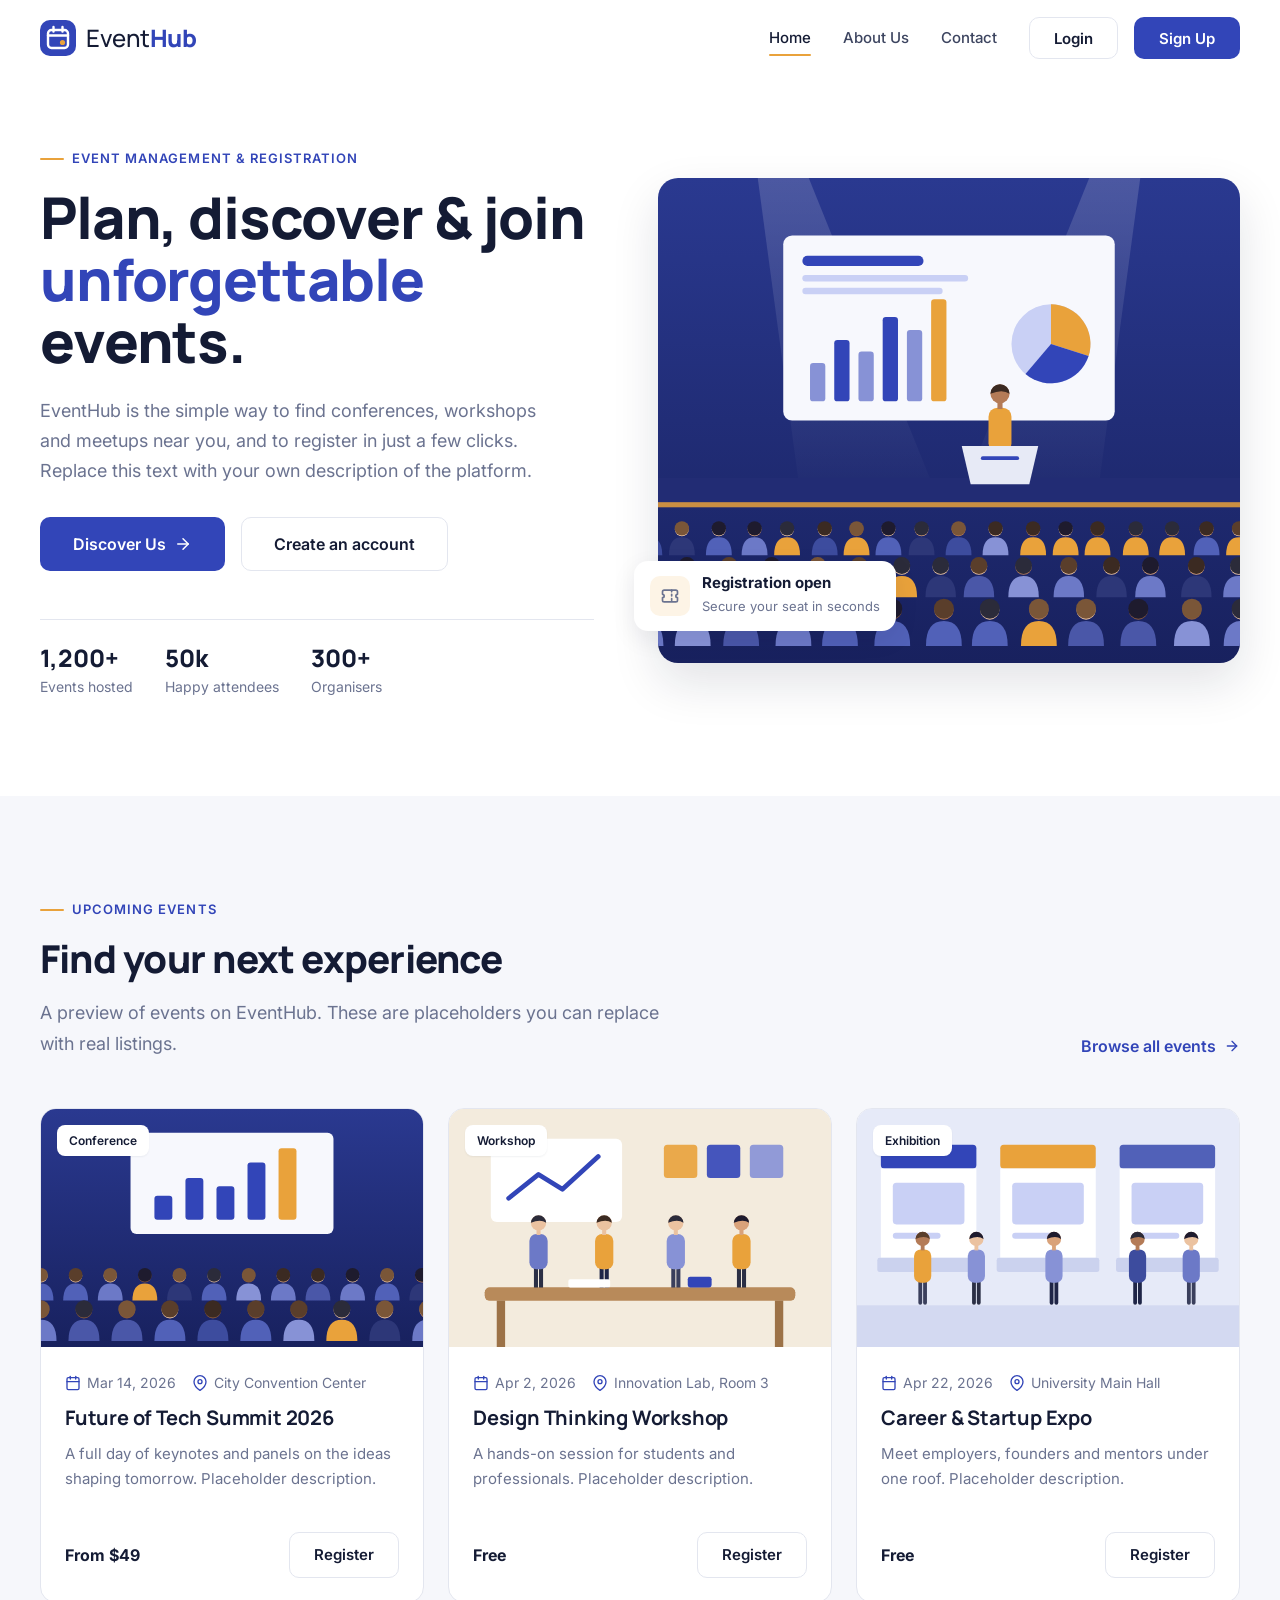
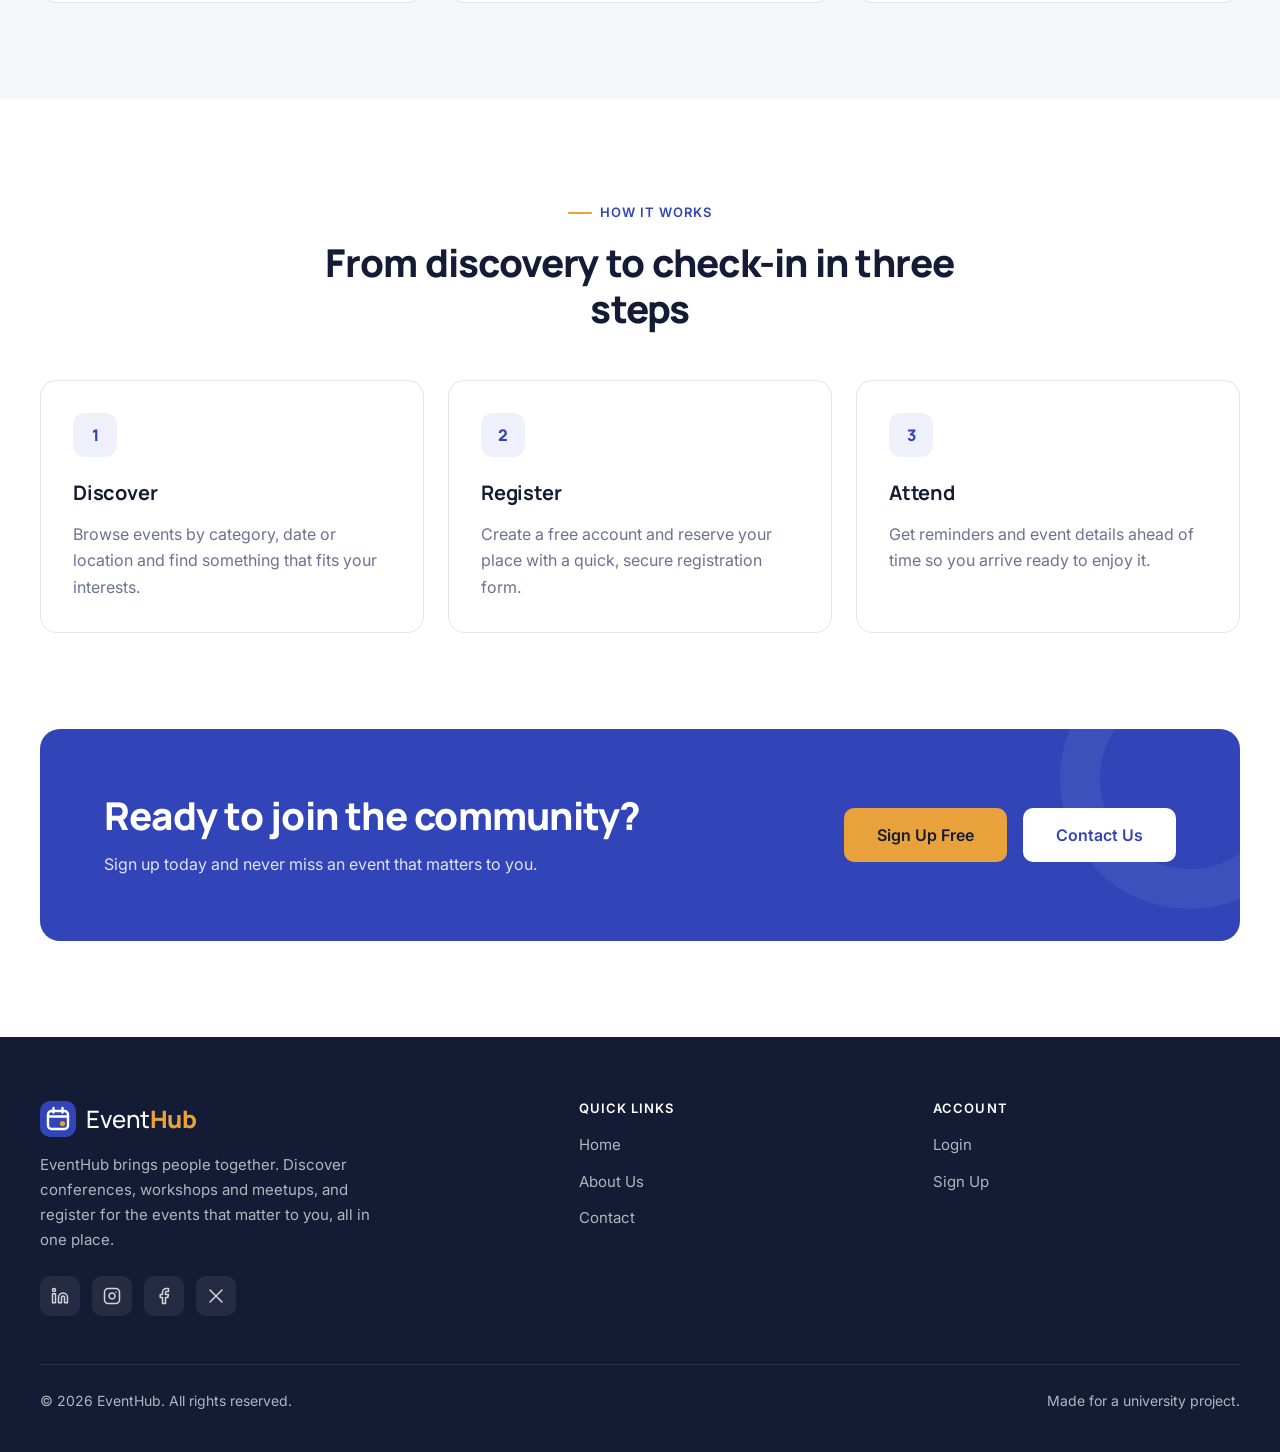
<file: index.html>
<!DOCTYPE html>
<html lang="en">
<head>
  <meta charset="UTF-8">
  <meta name="viewport" content="width=device-width, initial-scale=1">
  <title>EventHub | Discover &amp; Register for Events</title>
  <meta name="description" content="EventHub is an event management and registration platform to discover conferences, workshops and meetups.">
  <link rel="icon" href="assets/images/favicon.svg" type="image/svg+xml">

  <!-- Fonts: Manrope (headings) + Inter (body) — the only two families used -->
  <link rel="preconnect" href="https://fonts.googleapis.com">
  <link rel="preconnect" href="https://fonts.gstatic.com" crossorigin>
  <link href="https://fonts.googleapis.com/css2?family=Inter:wght@400;500;600;700&family=Manrope:wght@500;700;800&display=swap" rel="stylesheet">

  <link rel="stylesheet" href="css/styles.css">
  <script>document.documentElement.classList.add("js");</script>
</head>
<body>
  <a class="skip-link" href="#main">Skip to main content</a>

  <!-- ============ HEADER (same on every page) ============ -->
  <header class="site-header">
    <div class="container header-inner">
      <a class="logo" href="index.html" aria-label="EventHub home"><svg class="logo-mark" viewBox="0 0 36 36" aria-hidden="true" focusable="false"><rect width="36" height="36" rx="10" fill="#3245B8"/><rect x="8" y="10" width="20" height="18" rx="3.5" fill="none" stroke="#fff" stroke-width="2.4"/><path d="M8 15.5h20M13.5 7v4.5M22.5 7v4.5" stroke="#fff" stroke-width="2.4" stroke-linecap="round"/><circle cx="22.5" cy="22.5" r="2.6" fill="#E9A23B"/></svg><span><span class="logo-event">Event</span><span class="logo-hub">Hub</span></span></a>

      <button class="nav-toggle" type="button" aria-expanded="false" aria-controls="site-nav" aria-label="Open menu">
        <svg class="icon-open" viewBox="0 0 24 24" fill="none" stroke="currentColor" stroke-width="2" stroke-linecap="round" stroke-linejoin="round" aria-hidden="true" focusable="false"><line x1="3" y1="7" x2="21" y2="7"/><line x1="3" y1="12" x2="21" y2="12"/><line x1="3" y1="17" x2="21" y2="17"/></svg>
        <svg class="icon-close" viewBox="0 0 24 24" fill="none" stroke="currentColor" stroke-width="2" stroke-linecap="round" stroke-linejoin="round" aria-hidden="true" focusable="false"><line x1="18" y1="6" x2="6" y2="18"/><line x1="6" y1="6" x2="18" y2="18"/></svg>
      </button>

      <nav class="site-nav" id="site-nav" aria-label="Main navigation">
        <ul class="nav-links">
          <li><a class="nav-link" href="index.html" aria-current="page">Home</a></li>
          <li><a class="nav-link" href="about.html">About Us</a></li>
          <li><a class="nav-link" href="contact.html">Contact</a></li>
        </ul>
        <div class="nav-actions">
          <a class="btn btn--secondary" href="login.html">Login</a>
          <a class="btn btn--primary" href="signup.html">Sign Up</a>
        </div>
      </nav>
    </div>
  </header>

  <main id="main">

    <!-- ============ HERO ============ -->
    <section class="hero" aria-labelledby="hero-title">
      <div class="container hero-grid">
        <div class="hero-content">
          <span class="eyebrow">Event Management &amp; Registration</span>
          <h1 class="hero-title" id="hero-title">Plan, discover &amp; join <span class="text-accent">unforgettable</span> events.</h1>

          <!-- EDIT: replace this placeholder with your own description -->
          <p class="hero-description">
            EventHub is the simple way to find conferences, workshops and meetups near you, and to register in just a few clicks.
            Replace this text with your own description of the platform.
          </p>

          <div class="hero-actions">
            <a class="btn btn--primary btn--lg" href="about.html">Discover Us <svg viewBox="0 0 24 24" fill="none" stroke="currentColor" stroke-width="2" stroke-linecap="round" stroke-linejoin="round" aria-hidden="true" focusable="false"><line x1="5" y1="12" x2="19" y2="12"/><polyline points="12 5 19 12 12 19"/></svg></a>
            <a class="btn btn--secondary btn--lg" href="signup.html">Create an account</a>
          </div>

          <!-- EDIT: placeholder figures -->
          <div class="hero-meta">
            <div><strong>1,200+</strong><span>Events hosted</span></div>
            <div><strong>50k</strong><span>Happy attendees</span></div>
            <div><strong>300+</strong><span>Organisers</span></div>
          </div>
        </div>

        <div class="hero-media">
          <!-- REPLACE IMAGE: swap assets/images/hero-conference.svg for your own photo (e.g. hero.jpg) -->
          <img class="hero-image" src="assets/images/hero-conference.svg"
               alt="A speaker presenting on stage to a full conference audience"
               width="960" height="760" fetchpriority="high">
          <div class="hero-badge" aria-hidden="true">
            <span class="hero-badge-icon"><svg viewBox="0 0 24 24" fill="none" stroke="currentColor" stroke-width="2" stroke-linecap="round" stroke-linejoin="round" aria-hidden="true" focusable="false"><path d="M3 7a2 2 0 0 1 2-2h14a2 2 0 0 1 2 2v3a2 2 0 0 0 0 4v3a2 2 0 0 1-2 2H5a2 2 0 0 1-2-2v-3a2 2 0 0 0 0-4z"/><line x1="14" y1="5" x2="14" y2="19" stroke-dasharray="2 3"/></svg></span>
            <div>
              <strong>Registration open</strong>
              <span>Secure your seat in seconds</span>
            </div>
          </div>
        </div>
      </div>
    </section>

    <!-- ============ UPCOMING EVENTS (placeholder content) ============ -->
    <section class="section section--surface" aria-labelledby="events-title">
      <div class="container">
        <div class="section-head section-head--split">
          <div>
            <span class="eyebrow">Upcoming events</span>
            <h2 id="events-title">Find your next experience</h2>
            <p class="lead">A preview of events on EventHub. These are placeholders you can replace with real listings.</p>
          </div>
          <a class="link-arrow" href="signup.html">Browse all events <svg viewBox="0 0 24 24" fill="none" stroke="currentColor" stroke-width="2" stroke-linecap="round" stroke-linejoin="round" aria-hidden="true" focusable="false"><line x1="5" y1="12" x2="19" y2="12"/><polyline points="12 5 19 12 12 19"/></svg></a>
        </div>

        <div class="grid grid--3">
          <article class="card event-card reveal">
            <div class="event-card-media">
              <!-- REPLACE IMAGE: assets/images/event-conference.svg -->
              <img src="assets/images/event-conference.svg" alt="Audience at a technology conference" width="640" height="400" loading="lazy">
              <span class="event-tag">Conference</span>
            </div>
            <div class="event-card-body">
              <div class="event-meta">
                <span><svg viewBox="0 0 24 24" fill="none" stroke="currentColor" stroke-width="2" stroke-linecap="round" stroke-linejoin="round" aria-hidden="true" focusable="false"><rect x="3" y="4" width="18" height="18" rx="2"/><line x1="16" y1="2" x2="16" y2="6"/><line x1="8" y1="2" x2="8" y2="6"/><line x1="3" y1="10" x2="21" y2="10"/></svg>Mar 14, 2026</span>
                <span><svg viewBox="0 0 24 24" fill="none" stroke="currentColor" stroke-width="2" stroke-linecap="round" stroke-linejoin="round" aria-hidden="true" focusable="false"><path d="M21 10c0 7-9 13-9 13s-9-6-9-13a9 9 0 0 1 18 0z"/><circle cx="12" cy="10" r="3"/></svg>City Convention Center</span>
              </div>
              <h3>Future of Tech Summit 2026</h3>
              <p>A full day of keynotes and panels on the ideas shaping tomorrow. Placeholder description.</p>
              <div class="event-card-footer">
                <span class="event-price">From $49</span>
                <a class="btn btn--secondary" href="signup.html">Register</a>
              </div>
            </div>
          </article>
          <article class="card event-card reveal">
            <div class="event-card-media">
              <!-- REPLACE IMAGE: assets/images/event-workshop.svg -->
              <img src="assets/images/event-workshop.svg" alt="Participants collaborating at a workshop table" width="640" height="400" loading="lazy">
              <span class="event-tag">Workshop</span>
            </div>
            <div class="event-card-body">
              <div class="event-meta">
                <span><svg viewBox="0 0 24 24" fill="none" stroke="currentColor" stroke-width="2" stroke-linecap="round" stroke-linejoin="round" aria-hidden="true" focusable="false"><rect x="3" y="4" width="18" height="18" rx="2"/><line x1="16" y1="2" x2="16" y2="6"/><line x1="8" y1="2" x2="8" y2="6"/><line x1="3" y1="10" x2="21" y2="10"/></svg>Apr 2, 2026</span>
                <span><svg viewBox="0 0 24 24" fill="none" stroke="currentColor" stroke-width="2" stroke-linecap="round" stroke-linejoin="round" aria-hidden="true" focusable="false"><path d="M21 10c0 7-9 13-9 13s-9-6-9-13a9 9 0 0 1 18 0z"/><circle cx="12" cy="10" r="3"/></svg>Innovation Lab, Room 3</span>
              </div>
              <h3>Design Thinking Workshop</h3>
              <p>A hands-on session for students and professionals. Placeholder description.</p>
              <div class="event-card-footer">
                <span class="event-price">Free</span>
                <a class="btn btn--secondary" href="signup.html">Register</a>
              </div>
            </div>
          </article>
          <article class="card event-card reveal">
            <div class="event-card-media">
              <!-- REPLACE IMAGE: assets/images/event-exhibition.svg -->
              <img src="assets/images/event-exhibition.svg" alt="Visitors walking between exhibition booths" width="640" height="400" loading="lazy">
              <span class="event-tag">Exhibition</span>
            </div>
            <div class="event-card-body">
              <div class="event-meta">
                <span><svg viewBox="0 0 24 24" fill="none" stroke="currentColor" stroke-width="2" stroke-linecap="round" stroke-linejoin="round" aria-hidden="true" focusable="false"><rect x="3" y="4" width="18" height="18" rx="2"/><line x1="16" y1="2" x2="16" y2="6"/><line x1="8" y1="2" x2="8" y2="6"/><line x1="3" y1="10" x2="21" y2="10"/></svg>Apr 22, 2026</span>
                <span><svg viewBox="0 0 24 24" fill="none" stroke="currentColor" stroke-width="2" stroke-linecap="round" stroke-linejoin="round" aria-hidden="true" focusable="false"><path d="M21 10c0 7-9 13-9 13s-9-6-9-13a9 9 0 0 1 18 0z"/><circle cx="12" cy="10" r="3"/></svg>University Main Hall</span>
              </div>
              <h3>Career &amp; Startup Expo</h3>
              <p>Meet employers, founders and mentors under one roof. Placeholder description.</p>
              <div class="event-card-footer">
                <span class="event-price">Free</span>
                <a class="btn btn--secondary" href="signup.html">Register</a>
              </div>
            </div>
          </article>
        </div>
      </div>
    </section>

    <!-- ============ HOW IT WORKS ============ -->
    <section class="section" aria-labelledby="steps-title">
      <div class="container">
        <div class="section-head section-head--center">
          <span class="eyebrow">How it works</span>
          <h2 id="steps-title">From discovery to check-in in three steps</h2>
        </div>
        <div class="grid grid--3">
          <article class="card step reveal">
            <span class="step-number">1</span>
            <h3>Discover</h3>
            <p>Browse events by category, date or location and find something that fits your interests.</p>
          </article>
          <article class="card step reveal">
            <span class="step-number">2</span>
            <h3>Register</h3>
            <p>Create a free account and reserve your place with a quick, secure registration form.</p>
          </article>
          <article class="card step reveal">
            <span class="step-number">3</span>
            <h3>Attend</h3>
            <p>Get reminders and event details ahead of time so you arrive ready to enjoy it.</p>
          </article>
        </div>
      </div>
    </section>

    <!-- ============ CTA ============ -->
    <section class="section section--flush-top" aria-labelledby="cta-title">
      <div class="container">
        <div class="cta-band reveal">
          <div>
            <h2 id="cta-title">Ready to join the community?</h2>
            <p>Sign up today and never miss an event that matters to you.</p>
          </div>
          <div class="cta-actions">
            <a class="btn btn--accent btn--lg" href="signup.html">Sign Up Free</a>
            <a class="btn btn--light btn--lg" href="contact.html">Contact Us</a>
          </div>
        </div>
      </div>
    </section>
  </main>

  <!-- ============ FOOTER (same on every page) ============ -->
  <footer class="site-footer">
    <div class="container">
      <div class="footer-grid">
        <div class="footer-about">
          <a class="logo" href="index.html" aria-label="EventHub home"><svg class="logo-mark" viewBox="0 0 36 36" aria-hidden="true" focusable="false"><rect width="36" height="36" rx="10" fill="#3245B8"/><rect x="8" y="10" width="20" height="18" rx="3.5" fill="none" stroke="#fff" stroke-width="2.4"/><path d="M8 15.5h20M13.5 7v4.5M22.5 7v4.5" stroke="#fff" stroke-width="2.4" stroke-linecap="round"/><circle cx="22.5" cy="22.5" r="2.6" fill="#E9A23B"/></svg><span><span class="logo-event">Event</span><span class="logo-hub">Hub</span></span></a>
          <!-- EDIT: footer description -->
          <p>EventHub brings people together. Discover conferences, workshops and meetups, and register for the events that matter to you, all in one place.</p>
          <!-- EDIT: replace "#" with your social media profile URLs -->
          <div class="social-links">
            <a href="#" aria-label="EventHub on LinkedIn"><svg viewBox="0 0 24 24" fill="none" stroke="currentColor" stroke-width="2" stroke-linecap="round" stroke-linejoin="round" aria-hidden="true" focusable="false"><path d="M16 8a6 6 0 0 1 6 6v7h-4v-7a2 2 0 0 0-2-2 2 2 0 0 0-2 2v7h-4v-7a6 6 0 0 1 6-6z"/><rect x="2" y="9" width="4" height="12"/><circle cx="4" cy="4" r="2"/></svg></a>
            <a href="#" aria-label="EventHub on Instagram"><svg viewBox="0 0 24 24" fill="none" stroke="currentColor" stroke-width="2" stroke-linecap="round" stroke-linejoin="round" aria-hidden="true" focusable="false"><rect x="2" y="2" width="20" height="20" rx="5"/><path d="M16 11.37A4 4 0 1 1 12.63 8 4 4 0 0 1 16 11.37z"/><line x1="17.5" y1="6.5" x2="17.51" y2="6.5"/></svg></a>
            <a href="#" aria-label="EventHub on Facebook"><svg viewBox="0 0 24 24" fill="none" stroke="currentColor" stroke-width="2" stroke-linecap="round" stroke-linejoin="round" aria-hidden="true" focusable="false"><path d="M18 2h-3a5 5 0 0 0-5 5v3H7v4h3v8h4v-8h3l1-4h-4V7a1 1 0 0 1 1-1h3z"/></svg></a>
            <a href="#" aria-label="EventHub on X (Twitter)"><svg viewBox="0 0 24 24" fill="none" stroke="currentColor" stroke-width="2" stroke-linecap="round" stroke-linejoin="round" aria-hidden="true" focusable="false"><path d="M4 4l16 16M20 4L4 20"/></svg></a>
          </div>
        </div>

        <div>
          <h2 class="footer-title">Quick Links</h2>
          <ul class="footer-links">
            <li><a href="index.html">Home</a></li>
            <li><a href="about.html">About Us</a></li>
            <li><a href="contact.html">Contact</a></li>
          </ul>
        </div>

        <div>
          <h2 class="footer-title">Account</h2>
          <ul class="footer-links">
            <li><a href="login.html">Login</a></li>
            <li><a href="signup.html">Sign Up</a></li>
          </ul>
        </div>
      </div>

      <div class="footer-bottom">
        <p>&copy; <span data-year>2026</span> EventHub. All rights reserved.</p>
        <p>Made for a university project.</p>
      </div>
    </div>
  </footer>

  <script src="js/main.js" defer></script>
</body>
</html>
</file>
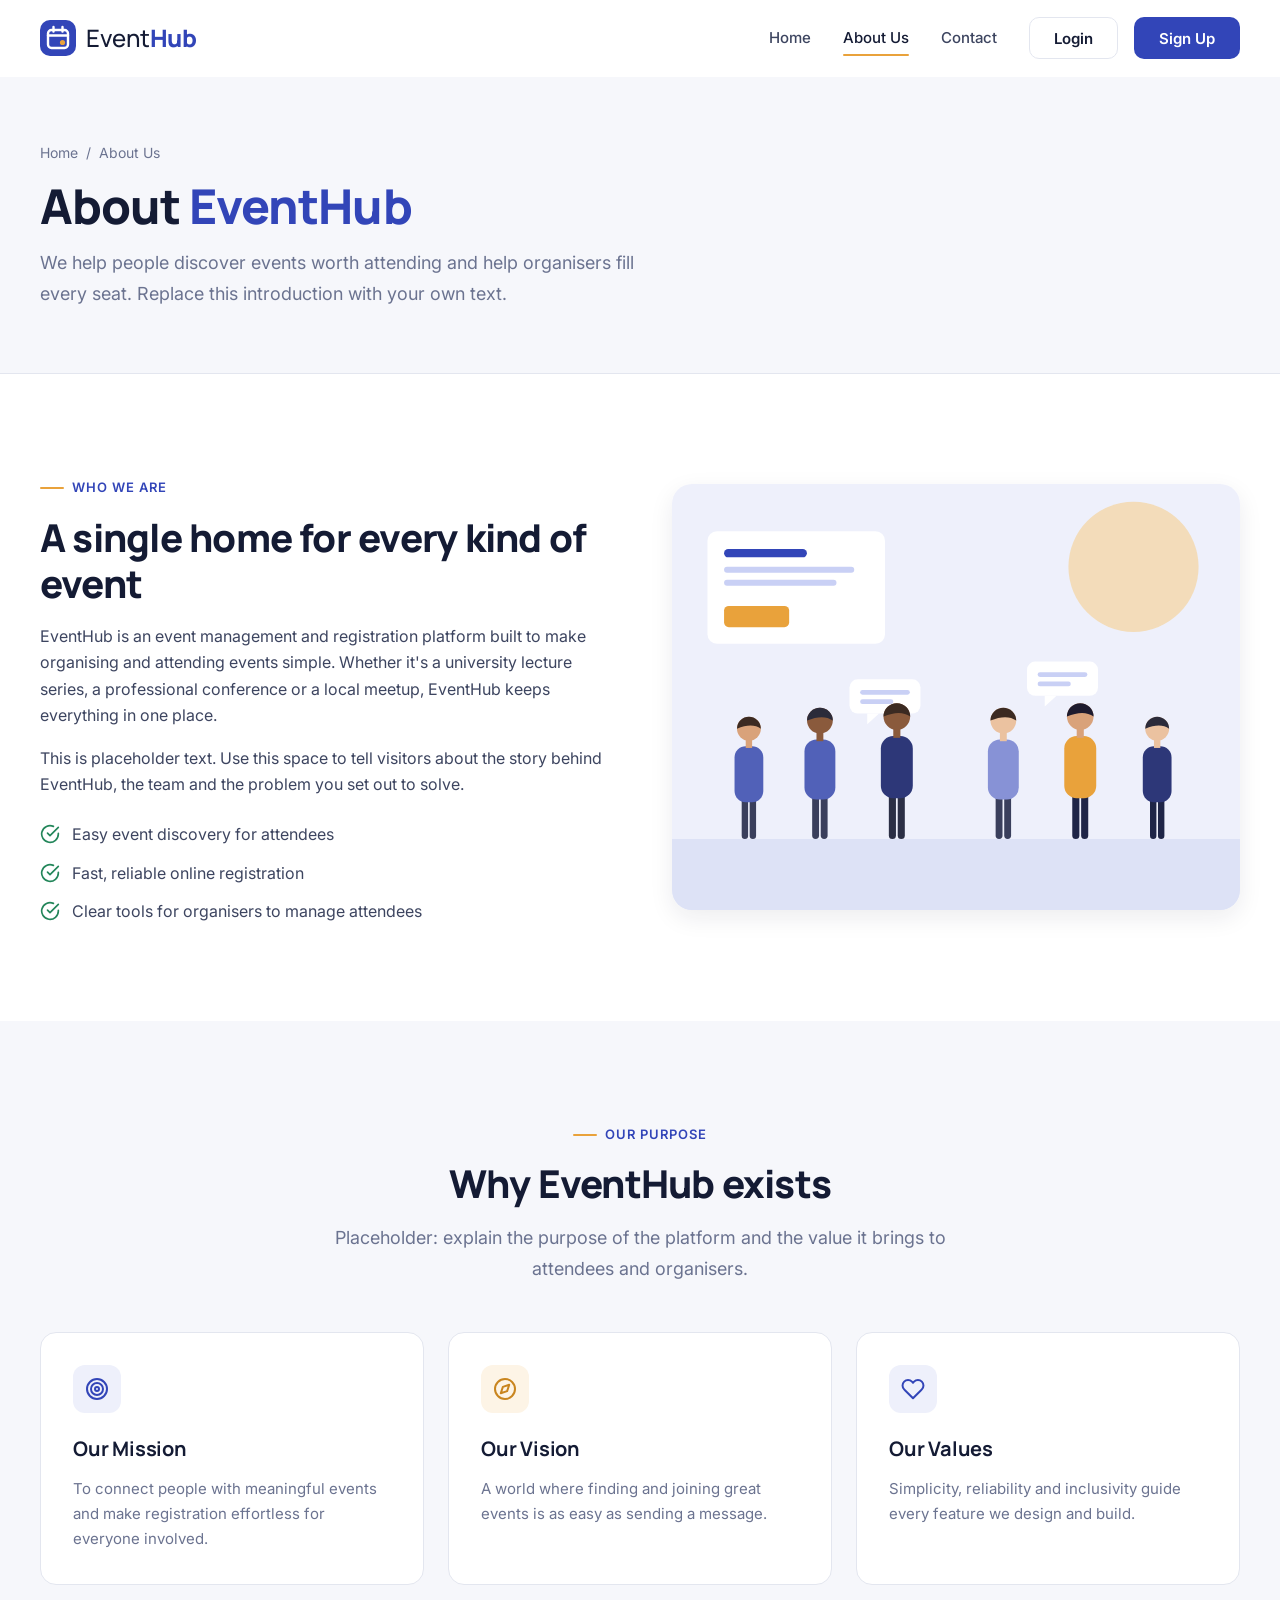
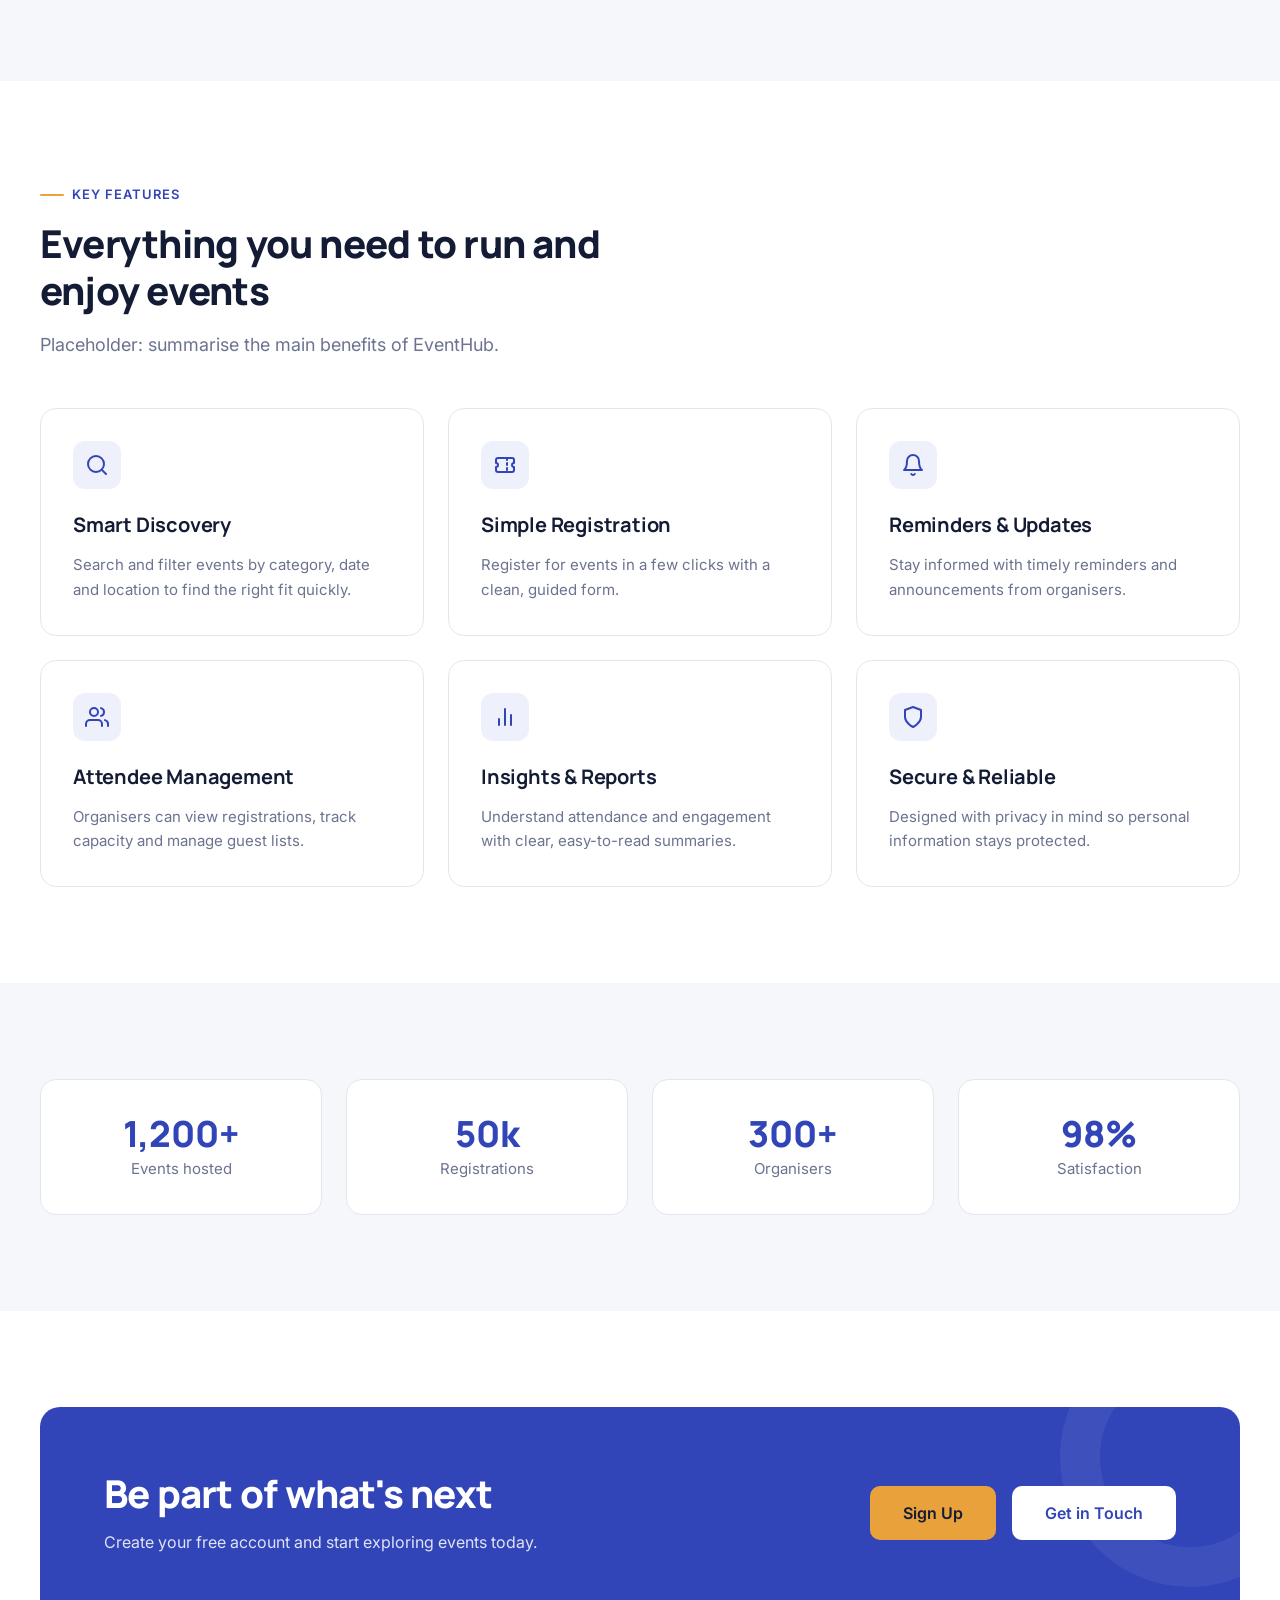
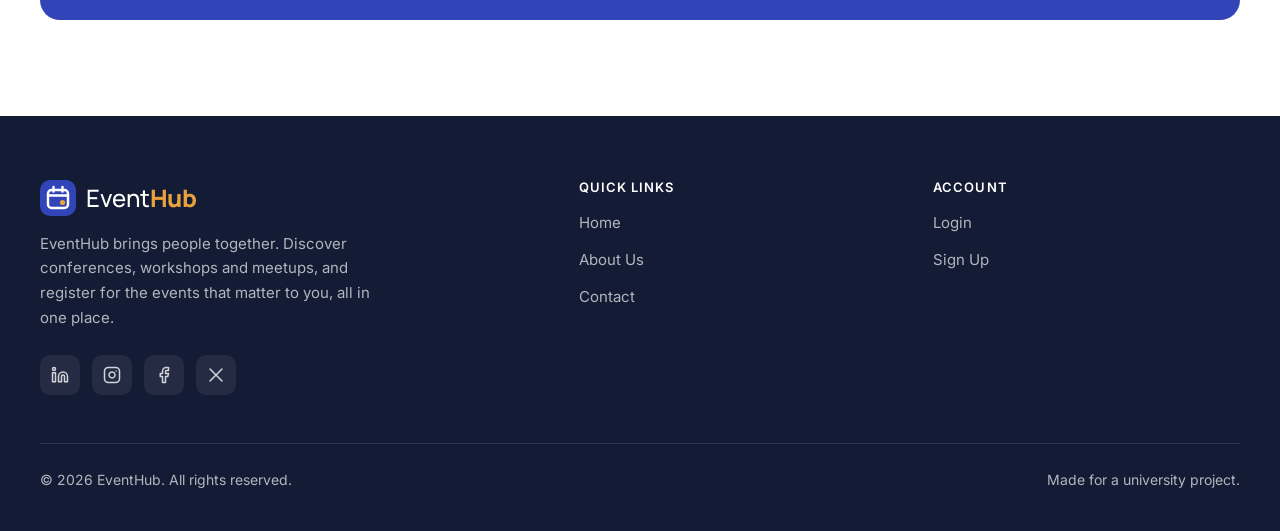
<file: about.html>
<!DOCTYPE html>
<html lang="en">
<head>
  <meta charset="UTF-8">
  <meta name="viewport" content="width=device-width, initial-scale=1">
  <title>About Us | EventHub</title>
  <meta name="description" content="Learn about EventHub, our purpose and the features that make events simple.">
  <link rel="icon" href="assets/images/favicon.svg" type="image/svg+xml">

  <!-- Fonts: Manrope (headings) + Inter (body) — the only two families used -->
  <link rel="preconnect" href="https://fonts.googleapis.com">
  <link rel="preconnect" href="https://fonts.gstatic.com" crossorigin>
  <link href="https://fonts.googleapis.com/css2?family=Inter:wght@400;500;600;700&family=Manrope:wght@500;700;800&display=swap" rel="stylesheet">

  <link rel="stylesheet" href="css/styles.css">
  <script>document.documentElement.classList.add("js");</script>
</head>
<body>
  <a class="skip-link" href="#main">Skip to main content</a>

  <!-- ============ HEADER (same on every page) ============ -->
  <header class="site-header">
    <div class="container header-inner">
      <a class="logo" href="index.html" aria-label="EventHub home"><svg class="logo-mark" viewBox="0 0 36 36" aria-hidden="true" focusable="false"><rect width="36" height="36" rx="10" fill="#3245B8"/><rect x="8" y="10" width="20" height="18" rx="3.5" fill="none" stroke="#fff" stroke-width="2.4"/><path d="M8 15.5h20M13.5 7v4.5M22.5 7v4.5" stroke="#fff" stroke-width="2.4" stroke-linecap="round"/><circle cx="22.5" cy="22.5" r="2.6" fill="#E9A23B"/></svg><span><span class="logo-event">Event</span><span class="logo-hub">Hub</span></span></a>

      <button class="nav-toggle" type="button" aria-expanded="false" aria-controls="site-nav" aria-label="Open menu">
        <svg class="icon-open" viewBox="0 0 24 24" fill="none" stroke="currentColor" stroke-width="2" stroke-linecap="round" stroke-linejoin="round" aria-hidden="true" focusable="false"><line x1="3" y1="7" x2="21" y2="7"/><line x1="3" y1="12" x2="21" y2="12"/><line x1="3" y1="17" x2="21" y2="17"/></svg>
        <svg class="icon-close" viewBox="0 0 24 24" fill="none" stroke="currentColor" stroke-width="2" stroke-linecap="round" stroke-linejoin="round" aria-hidden="true" focusable="false"><line x1="18" y1="6" x2="6" y2="18"/><line x1="6" y1="6" x2="18" y2="18"/></svg>
      </button>

      <nav class="site-nav" id="site-nav" aria-label="Main navigation">
        <ul class="nav-links">
          <li><a class="nav-link" href="index.html">Home</a></li>
          <li><a class="nav-link" href="about.html" aria-current="page">About Us</a></li>
          <li><a class="nav-link" href="contact.html">Contact</a></li>
        </ul>
        <div class="nav-actions">
          <a class="btn btn--secondary" href="login.html">Login</a>
          <a class="btn btn--primary" href="signup.html">Sign Up</a>
        </div>
      </nav>
    </div>
  </header>

  <main id="main">

    <!-- ============ PAGE HEADER ============ -->
    <section class="page-header">
      <div class="container">
        <nav class="breadcrumb" aria-label="Breadcrumb"><a href="index.html">Home</a><span aria-hidden="true">/</span><span>About Us</span></nav>
        <h1>About <span class="text-accent">EventHub</span></h1>
        <!-- EDIT: page introduction -->
        <p class="lead">We help people discover events worth attending and help organisers fill every seat. Replace this introduction with your own text.</p>
      </div>
    </section>

    <!-- ============ INTRODUCTION ============ -->
    <section class="section" aria-labelledby="intro-title">
      <div class="container split">
        <div>
          <span class="eyebrow">Who we are</span>
          <h2 id="intro-title">A single home for every kind of event</h2>
          <!-- EDIT: introduction paragraphs -->
          <p>EventHub is an event management and registration platform built to make organising and attending events simple. Whether it's a university lecture series, a professional conference or a local meetup, EventHub keeps everything in one place.</p>
          <p>This is placeholder text. Use this space to tell visitors about the story behind EventHub, the team and the problem you set out to solve.</p>
          <ul class="check-list">
            <li><svg viewBox="0 0 24 24" fill="none" stroke="currentColor" stroke-width="2" stroke-linecap="round" stroke-linejoin="round" aria-hidden="true" focusable="false"><path d="M22 11.08V12a10 10 0 1 1-5.93-9.14"/><polyline points="22 4 12 14.01 9 11.01"/></svg><span>Easy event discovery for attendees</span></li>
            <li><svg viewBox="0 0 24 24" fill="none" stroke="currentColor" stroke-width="2" stroke-linecap="round" stroke-linejoin="round" aria-hidden="true" focusable="false"><path d="M22 11.08V12a10 10 0 1 1-5.93-9.14"/><polyline points="22 4 12 14.01 9 11.01"/></svg><span>Fast, reliable online registration</span></li>
            <li><svg viewBox="0 0 24 24" fill="none" stroke="currentColor" stroke-width="2" stroke-linecap="round" stroke-linejoin="round" aria-hidden="true" focusable="false"><path d="M22 11.08V12a10 10 0 1 1-5.93-9.14"/><polyline points="22 4 12 14.01 9 11.01"/></svg><span>Clear tools for organisers to manage attendees</span></li>
          </ul>
        </div>
        <div>
          <!-- REPLACE IMAGE: assets/images/about-networking.svg -->
          <img class="rounded-image" src="assets/images/about-networking.svg"
               alt="Attendees talking and networking at an event"
               width="960" height="720" loading="lazy">
        </div>
      </div>
    </section>

    <!-- ============ PURPOSE ============ -->
    <section class="section section--surface" aria-labelledby="purpose-title">
      <div class="container">
        <div class="section-head section-head--center">
          <span class="eyebrow">Our purpose</span>
          <h2 id="purpose-title">Why EventHub exists</h2>
          <p class="lead">Placeholder: explain the purpose of the platform and the value it brings to attendees and organisers.</p>
        </div>
        <div class="grid grid--3">
          <article class="card feature-card reveal">
            <span class="icon-box"><svg viewBox="0 0 24 24" fill="none" stroke="currentColor" stroke-width="2" stroke-linecap="round" stroke-linejoin="round" aria-hidden="true" focusable="false"><circle cx="12" cy="12" r="10"/><circle cx="12" cy="12" r="6"/><circle cx="12" cy="12" r="2"/></svg></span>
            <h3>Our Mission</h3>
            <p>To connect people with meaningful events and make registration effortless for everyone involved.</p>
          </article>
          <article class="card feature-card reveal">
            <span class="icon-box icon-box--accent"><svg viewBox="0 0 24 24" fill="none" stroke="currentColor" stroke-width="2" stroke-linecap="round" stroke-linejoin="round" aria-hidden="true" focusable="false"><circle cx="12" cy="12" r="10"/><polygon points="16.24 7.76 14.12 14.12 7.76 16.24 9.88 9.88 16.24 7.76"/></svg></span>
            <h3>Our Vision</h3>
            <p>A world where finding and joining great events is as easy as sending a message.</p>
          </article>
          <article class="card feature-card reveal">
            <span class="icon-box"><svg viewBox="0 0 24 24" fill="none" stroke="currentColor" stroke-width="2" stroke-linecap="round" stroke-linejoin="round" aria-hidden="true" focusable="false"><path d="M20.84 4.61a5.5 5.5 0 0 0-7.78 0L12 5.67l-1.06-1.06a5.5 5.5 0 0 0-7.78 7.78l1.06 1.06L12 21.23l7.78-7.78 1.06-1.06a5.5 5.5 0 0 0 0-7.78z"/></svg></span>
            <h3>Our Values</h3>
            <p>Simplicity, reliability and inclusivity guide every feature we design and build.</p>
          </article>
        </div>
      </div>
    </section>

    <!-- ============ KEY FEATURES ============ -->
    <section class="section" aria-labelledby="features-title">
      <div class="container">
        <div class="section-head">
          <span class="eyebrow">Key features</span>
          <h2 id="features-title">Everything you need to run and enjoy events</h2>
          <p class="lead">Placeholder: summarise the main benefits of EventHub.</p>
        </div>
        <div class="grid grid--3">
          <article class="card feature-card reveal">
            <span class="icon-box"><svg viewBox="0 0 24 24" fill="none" stroke="currentColor" stroke-width="2" stroke-linecap="round" stroke-linejoin="round" aria-hidden="true" focusable="false"><circle cx="11" cy="11" r="8"/><line x1="21" y1="21" x2="16.65" y2="16.65"/></svg></span>
            <h3>Smart Discovery</h3>
            <p>Search and filter events by category, date and location to find the right fit quickly.</p>
          </article>
          <article class="card feature-card reveal">
            <span class="icon-box"><svg viewBox="0 0 24 24" fill="none" stroke="currentColor" stroke-width="2" stroke-linecap="round" stroke-linejoin="round" aria-hidden="true" focusable="false"><path d="M3 7a2 2 0 0 1 2-2h14a2 2 0 0 1 2 2v3a2 2 0 0 0 0 4v3a2 2 0 0 1-2 2H5a2 2 0 0 1-2-2v-3a2 2 0 0 0 0-4z"/><line x1="14" y1="5" x2="14" y2="19" stroke-dasharray="2 3"/></svg></span>
            <h3>Simple Registration</h3>
            <p>Register for events in a few clicks with a clean, guided form.</p>
          </article>
          <article class="card feature-card reveal">
            <span class="icon-box"><svg viewBox="0 0 24 24" fill="none" stroke="currentColor" stroke-width="2" stroke-linecap="round" stroke-linejoin="round" aria-hidden="true" focusable="false"><path d="M18 8A6 6 0 0 0 6 8c0 7-3 9-3 9h18s-3-2-3-9"/><path d="M13.73 21a2 2 0 0 1-3.46 0"/></svg></span>
            <h3>Reminders &amp; Updates</h3>
            <p>Stay informed with timely reminders and announcements from organisers.</p>
          </article>
          <article class="card feature-card reveal">
            <span class="icon-box"><svg viewBox="0 0 24 24" fill="none" stroke="currentColor" stroke-width="2" stroke-linecap="round" stroke-linejoin="round" aria-hidden="true" focusable="false"><path d="M17 21v-2a4 4 0 0 0-4-4H5a4 4 0 0 0-4 4v2"/><circle cx="9" cy="7" r="4"/><path d="M23 21v-2a4 4 0 0 0-3-3.87"/><path d="M16 3.13a4 4 0 0 1 0 7.75"/></svg></span>
            <h3>Attendee Management</h3>
            <p>Organisers can view registrations, track capacity and manage guest lists.</p>
          </article>
          <article class="card feature-card reveal">
            <span class="icon-box"><svg viewBox="0 0 24 24" fill="none" stroke="currentColor" stroke-width="2" stroke-linecap="round" stroke-linejoin="round" aria-hidden="true" focusable="false"><line x1="18" y1="20" x2="18" y2="10"/><line x1="12" y1="20" x2="12" y2="4"/><line x1="6" y1="20" x2="6" y2="14"/></svg></span>
            <h3>Insights &amp; Reports</h3>
            <p>Understand attendance and engagement with clear, easy-to-read summaries.</p>
          </article>
          <article class="card feature-card reveal">
            <span class="icon-box"><svg viewBox="0 0 24 24" fill="none" stroke="currentColor" stroke-width="2" stroke-linecap="round" stroke-linejoin="round" aria-hidden="true" focusable="false"><path d="M12 22s8-4 8-10V5l-8-3-8 3v7c0 6 8 10 8 10z"/></svg></span>
            <h3>Secure &amp; Reliable</h3>
            <p>Designed with privacy in mind so personal information stays protected.</p>
          </article>
        </div>
      </div>
    </section>

    <!-- ============ STATS ============ -->
    <section class="section section--surface" aria-label="EventHub in numbers">
      <div class="container">
        <!-- EDIT: placeholder figures -->
        <div class="stats">
          <div class="stat reveal"><strong>1,200+</strong><span>Events hosted</span></div>
          <div class="stat reveal"><strong>50k</strong><span>Registrations</span></div>
          <div class="stat reveal"><strong>300+</strong><span>Organisers</span></div>
          <div class="stat reveal"><strong>98%</strong><span>Satisfaction</span></div>
        </div>
      </div>
    </section>

    <!-- ============ CTA ============ -->
    <section class="section" aria-labelledby="about-cta-title">
      <div class="container">
        <div class="cta-band reveal">
          <div>
            <h2 id="about-cta-title">Be part of what's next</h2>
            <p>Create your free account and start exploring events today.</p>
          </div>
          <div class="cta-actions">
            <a class="btn btn--accent btn--lg" href="signup.html">Sign Up</a>
            <a class="btn btn--light btn--lg" href="contact.html">Get in Touch</a>
          </div>
        </div>
      </div>
    </section>
  </main>

  <!-- ============ FOOTER (same on every page) ============ -->
  <footer class="site-footer">
    <div class="container">
      <div class="footer-grid">
        <div class="footer-about">
          <a class="logo" href="index.html" aria-label="EventHub home"><svg class="logo-mark" viewBox="0 0 36 36" aria-hidden="true" focusable="false"><rect width="36" height="36" rx="10" fill="#3245B8"/><rect x="8" y="10" width="20" height="18" rx="3.5" fill="none" stroke="#fff" stroke-width="2.4"/><path d="M8 15.5h20M13.5 7v4.5M22.5 7v4.5" stroke="#fff" stroke-width="2.4" stroke-linecap="round"/><circle cx="22.5" cy="22.5" r="2.6" fill="#E9A23B"/></svg><span><span class="logo-event">Event</span><span class="logo-hub">Hub</span></span></a>
          <!-- EDIT: footer description -->
          <p>EventHub brings people together. Discover conferences, workshops and meetups, and register for the events that matter to you, all in one place.</p>
          <!-- EDIT: replace "#" with your social media profile URLs -->
          <div class="social-links">
            <a href="#" aria-label="EventHub on LinkedIn"><svg viewBox="0 0 24 24" fill="none" stroke="currentColor" stroke-width="2" stroke-linecap="round" stroke-linejoin="round" aria-hidden="true" focusable="false"><path d="M16 8a6 6 0 0 1 6 6v7h-4v-7a2 2 0 0 0-2-2 2 2 0 0 0-2 2v7h-4v-7a6 6 0 0 1 6-6z"/><rect x="2" y="9" width="4" height="12"/><circle cx="4" cy="4" r="2"/></svg></a>
            <a href="#" aria-label="EventHub on Instagram"><svg viewBox="0 0 24 24" fill="none" stroke="currentColor" stroke-width="2" stroke-linecap="round" stroke-linejoin="round" aria-hidden="true" focusable="false"><rect x="2" y="2" width="20" height="20" rx="5"/><path d="M16 11.37A4 4 0 1 1 12.63 8 4 4 0 0 1 16 11.37z"/><line x1="17.5" y1="6.5" x2="17.51" y2="6.5"/></svg></a>
            <a href="#" aria-label="EventHub on Facebook"><svg viewBox="0 0 24 24" fill="none" stroke="currentColor" stroke-width="2" stroke-linecap="round" stroke-linejoin="round" aria-hidden="true" focusable="false"><path d="M18 2h-3a5 5 0 0 0-5 5v3H7v4h3v8h4v-8h3l1-4h-4V7a1 1 0 0 1 1-1h3z"/></svg></a>
            <a href="#" aria-label="EventHub on X (Twitter)"><svg viewBox="0 0 24 24" fill="none" stroke="currentColor" stroke-width="2" stroke-linecap="round" stroke-linejoin="round" aria-hidden="true" focusable="false"><path d="M4 4l16 16M20 4L4 20"/></svg></a>
          </div>
        </div>

        <div>
          <h2 class="footer-title">Quick Links</h2>
          <ul class="footer-links">
            <li><a href="index.html">Home</a></li>
            <li><a href="about.html">About Us</a></li>
            <li><a href="contact.html">Contact</a></li>
          </ul>
        </div>

        <div>
          <h2 class="footer-title">Account</h2>
          <ul class="footer-links">
            <li><a href="login.html">Login</a></li>
            <li><a href="signup.html">Sign Up</a></li>
          </ul>
        </div>
      </div>

      <div class="footer-bottom">
        <p>&copy; <span data-year>2026</span> EventHub. All rights reserved.</p>
        <p>Made for a university project.</p>
      </div>
    </div>
  </footer>

  <script src="js/main.js" defer></script>
</body>
</html>
</file>
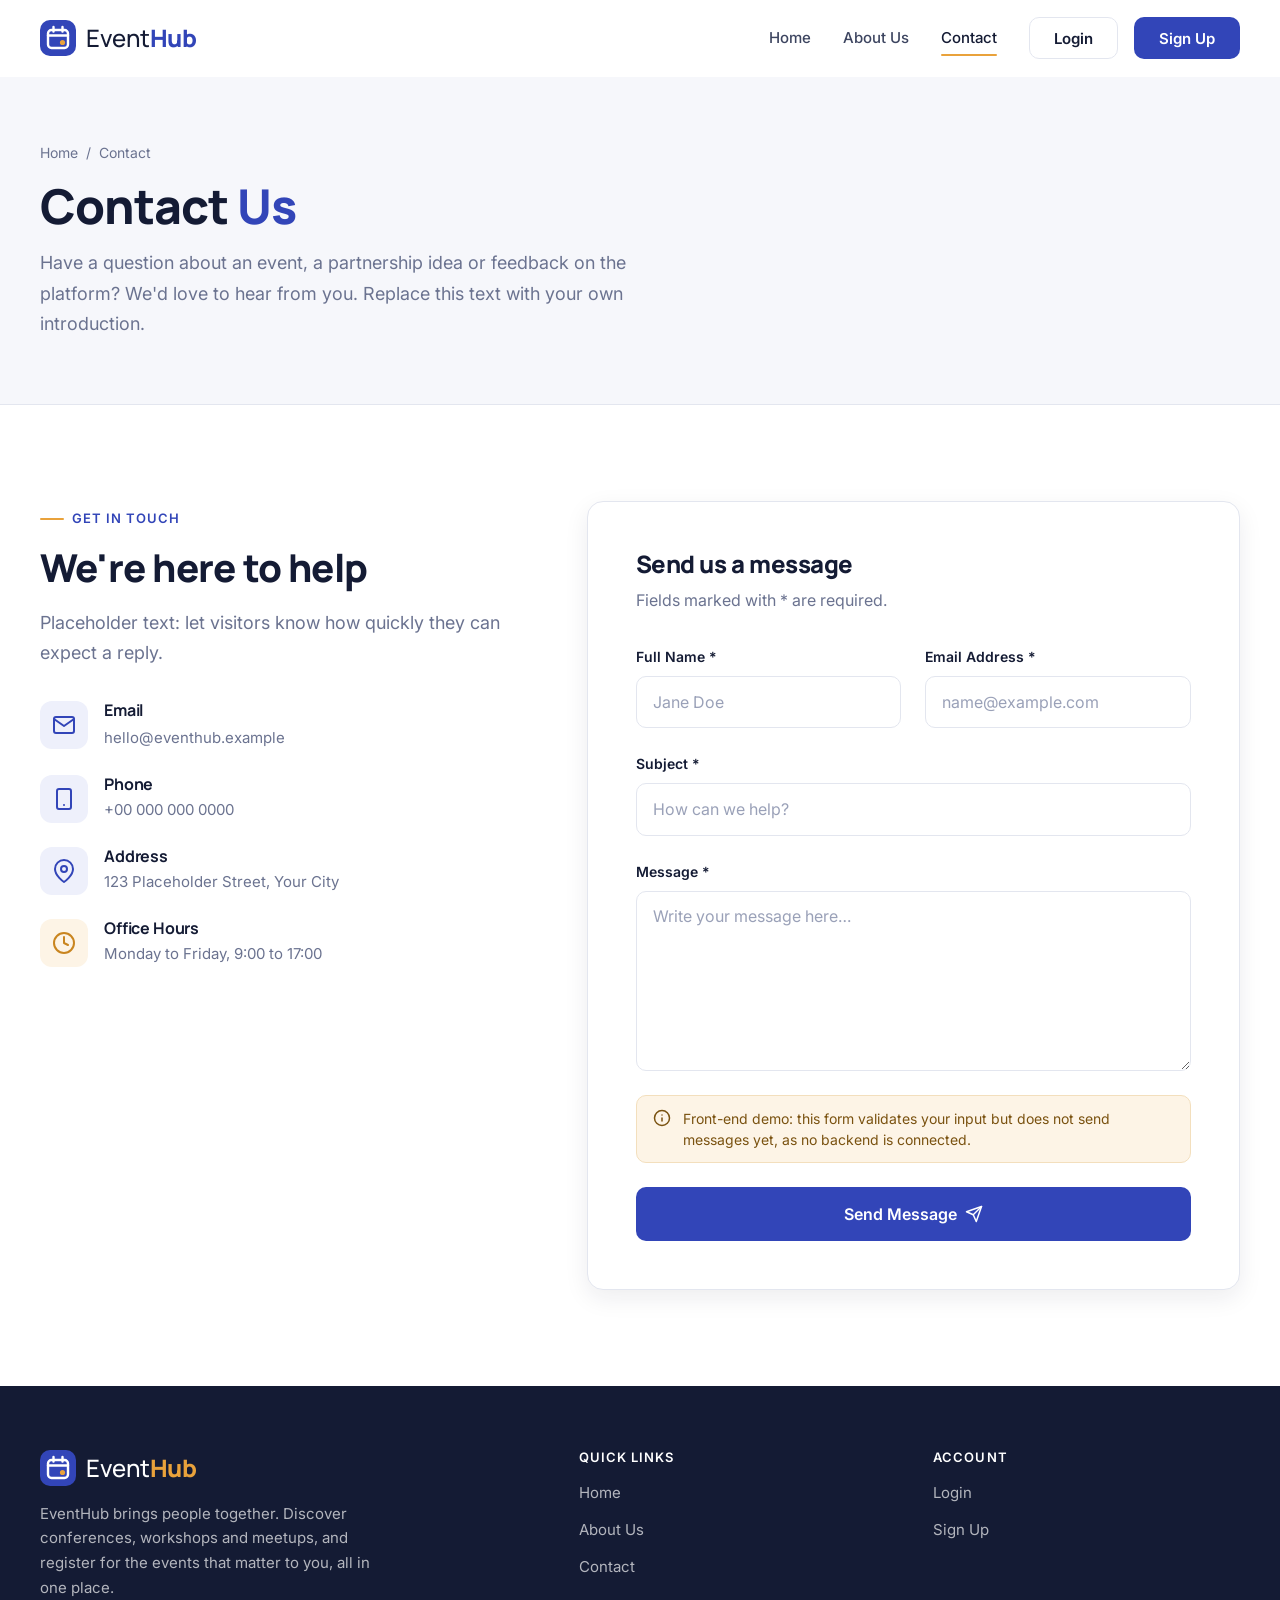
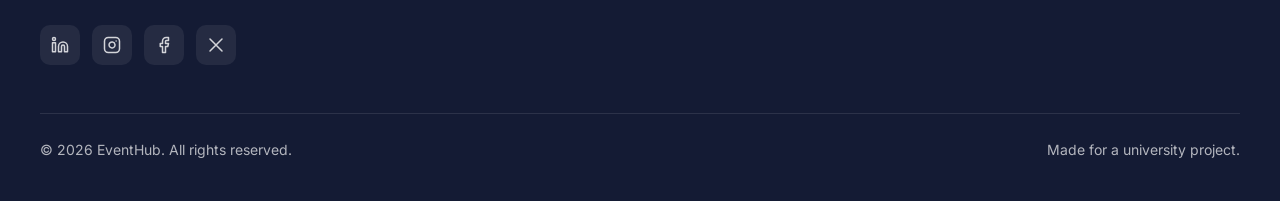
<file: contact.html>
<!DOCTYPE html>
<html lang="en">
<head>
  <meta charset="UTF-8">
  <meta name="viewport" content="width=device-width, initial-scale=1">
  <title>Contact | EventHub</title>
  <meta name="description" content="Get in touch with the EventHub team.">
  <link rel="icon" href="assets/images/favicon.svg" type="image/svg+xml">

  <!-- Fonts: Manrope (headings) + Inter (body) — the only two families used -->
  <link rel="preconnect" href="https://fonts.googleapis.com">
  <link rel="preconnect" href="https://fonts.gstatic.com" crossorigin>
  <link href="https://fonts.googleapis.com/css2?family=Inter:wght@400;500;600;700&family=Manrope:wght@500;700;800&display=swap" rel="stylesheet">

  <link rel="stylesheet" href="css/styles.css">
  <script>document.documentElement.classList.add("js");</script>
</head>
<body>
  <a class="skip-link" href="#main">Skip to main content</a>

  <!-- ============ HEADER (same on every page) ============ -->
  <header class="site-header">
    <div class="container header-inner">
      <a class="logo" href="index.html" aria-label="EventHub home"><svg class="logo-mark" viewBox="0 0 36 36" aria-hidden="true" focusable="false"><rect width="36" height="36" rx="10" fill="#3245B8"/><rect x="8" y="10" width="20" height="18" rx="3.5" fill="none" stroke="#fff" stroke-width="2.4"/><path d="M8 15.5h20M13.5 7v4.5M22.5 7v4.5" stroke="#fff" stroke-width="2.4" stroke-linecap="round"/><circle cx="22.5" cy="22.5" r="2.6" fill="#E9A23B"/></svg><span><span class="logo-event">Event</span><span class="logo-hub">Hub</span></span></a>

      <button class="nav-toggle" type="button" aria-expanded="false" aria-controls="site-nav" aria-label="Open menu">
        <svg class="icon-open" viewBox="0 0 24 24" fill="none" stroke="currentColor" stroke-width="2" stroke-linecap="round" stroke-linejoin="round" aria-hidden="true" focusable="false"><line x1="3" y1="7" x2="21" y2="7"/><line x1="3" y1="12" x2="21" y2="12"/><line x1="3" y1="17" x2="21" y2="17"/></svg>
        <svg class="icon-close" viewBox="0 0 24 24" fill="none" stroke="currentColor" stroke-width="2" stroke-linecap="round" stroke-linejoin="round" aria-hidden="true" focusable="false"><line x1="18" y1="6" x2="6" y2="18"/><line x1="6" y1="6" x2="18" y2="18"/></svg>
      </button>

      <nav class="site-nav" id="site-nav" aria-label="Main navigation">
        <ul class="nav-links">
          <li><a class="nav-link" href="index.html">Home</a></li>
          <li><a class="nav-link" href="about.html">About Us</a></li>
          <li><a class="nav-link" href="contact.html" aria-current="page">Contact</a></li>
        </ul>
        <div class="nav-actions">
          <a class="btn btn--secondary" href="login.html">Login</a>
          <a class="btn btn--primary" href="signup.html">Sign Up</a>
        </div>
      </nav>
    </div>
  </header>

  <main id="main">

    <section class="page-header">
      <div class="container">
        <nav class="breadcrumb" aria-label="Breadcrumb"><a href="index.html">Home</a><span aria-hidden="true">/</span><span>Contact</span></nav>
        <h1>Contact <span class="text-accent">Us</span></h1>
        <!-- EDIT: contact introduction -->
        <p class="lead">Have a question about an event, a partnership idea or feedback on the platform? We'd love to hear from you. Replace this text with your own introduction.</p>
      </div>
    </section>

    <section class="section" aria-label="Contact information and form">
      <div class="container contact-grid">
        <div>
          <span class="eyebrow">Get in touch</span>
          <h2>We're here to help</h2>
          <p class="lead">Placeholder text: let visitors know how quickly they can expect a reply.</p>

          <!-- EDIT: replace with your real contact details -->
          <div class="contact-list">
            <div class="contact-item">
              <span class="icon-box"><svg viewBox="0 0 24 24" fill="none" stroke="currentColor" stroke-width="2" stroke-linecap="round" stroke-linejoin="round" aria-hidden="true" focusable="false"><path d="M4 4h16c1.1 0 2 .9 2 2v12c0 1.1-.9 2-2 2H4c-1.1 0-2-.9-2-2V6c0-1.1.9-2 2-2z"/><polyline points="22,6 12,13 2,6"/></svg></span>
              <div><h3>Email</h3><a href="mailto:hello@eventhub.example">hello@eventhub.example</a></div>
            </div>
            <div class="contact-item">
              <span class="icon-box"><svg viewBox="0 0 24 24" fill="none" stroke="currentColor" stroke-width="2" stroke-linecap="round" stroke-linejoin="round" aria-hidden="true" focusable="false"><rect x="5" y="2" width="14" height="20" rx="2"/><line x1="12" y1="18" x2="12.01" y2="18"/></svg></span>
              <div><h3>Phone</h3><p>+00 000 000 0000</p></div>
            </div>
            <div class="contact-item">
              <span class="icon-box"><svg viewBox="0 0 24 24" fill="none" stroke="currentColor" stroke-width="2" stroke-linecap="round" stroke-linejoin="round" aria-hidden="true" focusable="false"><path d="M21 10c0 7-9 13-9 13s-9-6-9-13a9 9 0 0 1 18 0z"/><circle cx="12" cy="10" r="3"/></svg></span>
              <div><h3>Address</h3><p>123 Placeholder Street, Your City</p></div>
            </div>
            <div class="contact-item">
              <span class="icon-box icon-box--accent"><svg viewBox="0 0 24 24" fill="none" stroke="currentColor" stroke-width="2" stroke-linecap="round" stroke-linejoin="round" aria-hidden="true" focusable="false"><circle cx="12" cy="12" r="10"/><polyline points="12 6 12 12 16 14"/></svg></span>
              <div><h3>Office Hours</h3><p>Monday to Friday, 9:00 to 17:00</p></div>
            </div>
          </div>
        </div>

        <div class="form-card">
          <h2>Send us a message</h2>
          <p>Fields marked with * are required.</p>

          <form class="form" data-form="contact" novalidate>
            <div class="alert" role="status" aria-live="polite">
              <svg viewBox="0 0 24 24" fill="none" stroke="currentColor" stroke-width="2" stroke-linecap="round" stroke-linejoin="round" aria-hidden="true" focusable="false"><circle cx="12" cy="12" r="10"/><line x1="12" y1="16" x2="12" y2="12"/><line x1="12" y1="8" x2="12.01" y2="8"/></svg>
              <div><strong data-alert-title></strong><span data-alert-text></span></div>
            </div>

            <div class="form-row">
              <div class="field">
                <label for="contact-name">Full Name *</label>
                <input class="input" type="text" id="contact-name" name="name" autocomplete="name"
                       placeholder="Jane Doe" required minlength="2" data-validate data-rule="name" data-label="Full name"
                       aria-describedby="contact-name-error">
                <p class="field-error" id="contact-name-error"><svg viewBox="0 0 24 24" fill="none" stroke="currentColor" stroke-width="2" stroke-linecap="round" stroke-linejoin="round" aria-hidden="true" focusable="false"><circle cx="12" cy="12" r="10"/><line x1="12" y1="8" x2="12" y2="12"/><line x1="12" y1="16" x2="12.01" y2="16"/></svg><span></span></p>
              </div>
              <div class="field">
                <label for="contact-email">Email Address *</label>
                <input class="input" type="email" id="contact-email" name="email" autocomplete="email"
                       placeholder="name@example.com" required data-validate data-label="Email address"
                       aria-describedby="contact-email-error">
                <p class="field-error" id="contact-email-error"><svg viewBox="0 0 24 24" fill="none" stroke="currentColor" stroke-width="2" stroke-linecap="round" stroke-linejoin="round" aria-hidden="true" focusable="false"><circle cx="12" cy="12" r="10"/><line x1="12" y1="8" x2="12" y2="12"/><line x1="12" y1="16" x2="12.01" y2="16"/></svg><span></span></p>
              </div>
            </div>

            <div class="field">
              <label for="contact-subject">Subject *</label>
              <input class="input" type="text" id="contact-subject" name="subject"
                     placeholder="How can we help?" required minlength="3" data-validate data-label="Subject"
                     aria-describedby="contact-subject-error">
              <p class="field-error" id="contact-subject-error"><svg viewBox="0 0 24 24" fill="none" stroke="currentColor" stroke-width="2" stroke-linecap="round" stroke-linejoin="round" aria-hidden="true" focusable="false"><circle cx="12" cy="12" r="10"/><line x1="12" y1="8" x2="12" y2="12"/><line x1="12" y1="16" x2="12.01" y2="16"/></svg><span></span></p>
            </div>

            <div class="field">
              <label for="contact-message">Message *</label>
              <textarea class="input" id="contact-message" name="message" rows="6"
                        placeholder="Write your message here…" required minlength="10" data-validate data-label="Message"
                        aria-describedby="contact-message-error"></textarea>
              <p class="field-error" id="contact-message-error"><svg viewBox="0 0 24 24" fill="none" stroke="currentColor" stroke-width="2" stroke-linecap="round" stroke-linejoin="round" aria-hidden="true" focusable="false"><circle cx="12" cy="12" r="10"/><line x1="12" y1="8" x2="12" y2="12"/><line x1="12" y1="16" x2="12.01" y2="16"/></svg><span></span></p>
            </div>

            <div class="demo-note">
              <svg viewBox="0 0 24 24" fill="none" stroke="currentColor" stroke-width="2" stroke-linecap="round" stroke-linejoin="round" aria-hidden="true" focusable="false"><circle cx="12" cy="12" r="10"/><line x1="12" y1="16" x2="12" y2="12"/><line x1="12" y1="8" x2="12.01" y2="8"/></svg>
              <span>Front-end demo: this form validates your input but does not send messages yet, as no backend is connected.</span>
            </div>

            <button class="btn btn--primary btn--lg" type="submit">Send Message <svg viewBox="0 0 24 24" fill="none" stroke="currentColor" stroke-width="2" stroke-linecap="round" stroke-linejoin="round" aria-hidden="true" focusable="false"><line x1="22" y1="2" x2="11" y2="13"/><polygon points="22 2 15 22 11 13 2 9 22 2"/></svg></button>
          </form>
        </div>
      </div>
    </section>
  </main>

  <!-- ============ FOOTER (same on every page) ============ -->
  <footer class="site-footer">
    <div class="container">
      <div class="footer-grid">
        <div class="footer-about">
          <a class="logo" href="index.html" aria-label="EventHub home"><svg class="logo-mark" viewBox="0 0 36 36" aria-hidden="true" focusable="false"><rect width="36" height="36" rx="10" fill="#3245B8"/><rect x="8" y="10" width="20" height="18" rx="3.5" fill="none" stroke="#fff" stroke-width="2.4"/><path d="M8 15.5h20M13.5 7v4.5M22.5 7v4.5" stroke="#fff" stroke-width="2.4" stroke-linecap="round"/><circle cx="22.5" cy="22.5" r="2.6" fill="#E9A23B"/></svg><span><span class="logo-event">Event</span><span class="logo-hub">Hub</span></span></a>
          <!-- EDIT: footer description -->
          <p>EventHub brings people together. Discover conferences, workshops and meetups, and register for the events that matter to you, all in one place.</p>
          <!-- EDIT: replace "#" with your social media profile URLs -->
          <div class="social-links">
            <a href="#" aria-label="EventHub on LinkedIn"><svg viewBox="0 0 24 24" fill="none" stroke="currentColor" stroke-width="2" stroke-linecap="round" stroke-linejoin="round" aria-hidden="true" focusable="false"><path d="M16 8a6 6 0 0 1 6 6v7h-4v-7a2 2 0 0 0-2-2 2 2 0 0 0-2 2v7h-4v-7a6 6 0 0 1 6-6z"/><rect x="2" y="9" width="4" height="12"/><circle cx="4" cy="4" r="2"/></svg></a>
            <a href="#" aria-label="EventHub on Instagram"><svg viewBox="0 0 24 24" fill="none" stroke="currentColor" stroke-width="2" stroke-linecap="round" stroke-linejoin="round" aria-hidden="true" focusable="false"><rect x="2" y="2" width="20" height="20" rx="5"/><path d="M16 11.37A4 4 0 1 1 12.63 8 4 4 0 0 1 16 11.37z"/><line x1="17.5" y1="6.5" x2="17.51" y2="6.5"/></svg></a>
            <a href="#" aria-label="EventHub on Facebook"><svg viewBox="0 0 24 24" fill="none" stroke="currentColor" stroke-width="2" stroke-linecap="round" stroke-linejoin="round" aria-hidden="true" focusable="false"><path d="M18 2h-3a5 5 0 0 0-5 5v3H7v4h3v8h4v-8h3l1-4h-4V7a1 1 0 0 1 1-1h3z"/></svg></a>
            <a href="#" aria-label="EventHub on X (Twitter)"><svg viewBox="0 0 24 24" fill="none" stroke="currentColor" stroke-width="2" stroke-linecap="round" stroke-linejoin="round" aria-hidden="true" focusable="false"><path d="M4 4l16 16M20 4L4 20"/></svg></a>
          </div>
        </div>

        <div>
          <h2 class="footer-title">Quick Links</h2>
          <ul class="footer-links">
            <li><a href="index.html">Home</a></li>
            <li><a href="about.html">About Us</a></li>
            <li><a href="contact.html">Contact</a></li>
          </ul>
        </div>

        <div>
          <h2 class="footer-title">Account</h2>
          <ul class="footer-links">
            <li><a href="login.html">Login</a></li>
            <li><a href="signup.html">Sign Up</a></li>
          </ul>
        </div>
      </div>

      <div class="footer-bottom">
        <p>&copy; <span data-year>2026</span> EventHub. All rights reserved.</p>
        <p>Made for a university project.</p>
      </div>
    </div>
  </footer>

  <script src="js/main.js" defer></script>
  <script src="js/forms.js" defer></script>
</body>
</html>
</file>
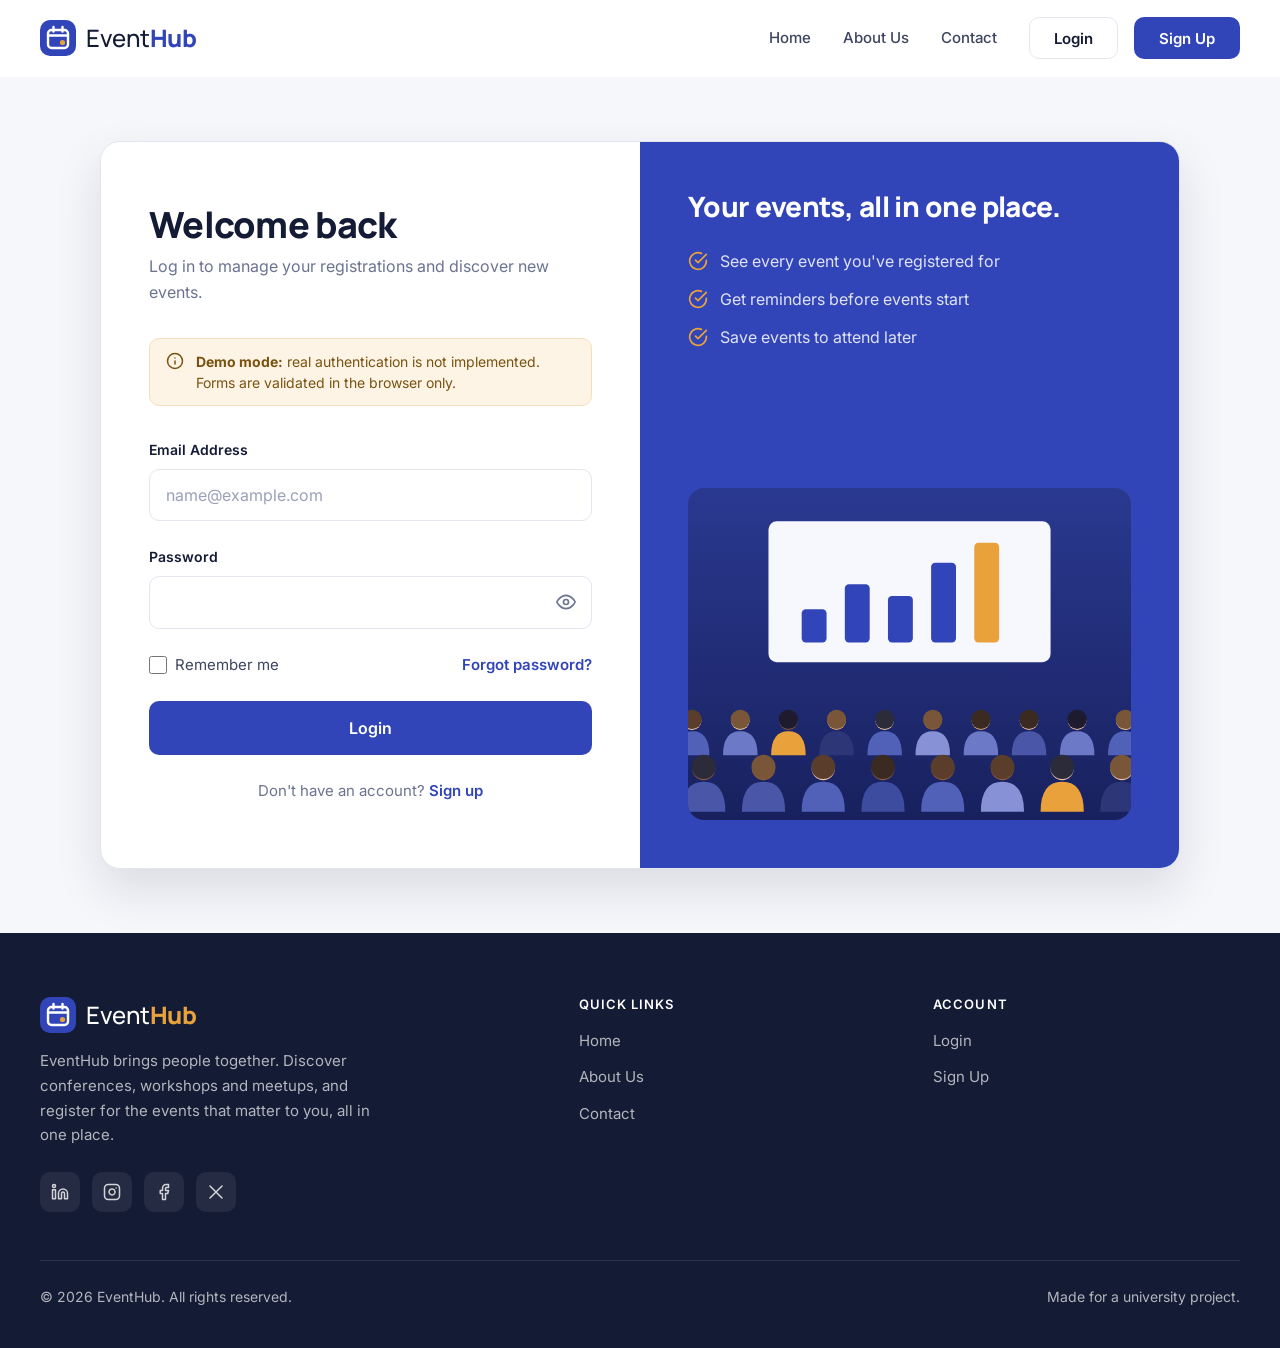
<file: login.html>
<!DOCTYPE html>
<html lang="en">
<head>
  <meta charset="UTF-8">
  <meta name="viewport" content="width=device-width, initial-scale=1">
  <title>Login | EventHub</title>
  <meta name="description" content="Log in to your EventHub account.">
  <link rel="icon" href="assets/images/favicon.svg" type="image/svg+xml">

  <!-- Fonts: Manrope (headings) + Inter (body) — the only two families used -->
  <link rel="preconnect" href="https://fonts.googleapis.com">
  <link rel="preconnect" href="https://fonts.gstatic.com" crossorigin>
  <link href="https://fonts.googleapis.com/css2?family=Inter:wght@400;500;600;700&family=Manrope:wght@500;700;800&display=swap" rel="stylesheet">

  <link rel="stylesheet" href="css/styles.css">
  <script>document.documentElement.classList.add("js");</script>
</head>
<body>
  <a class="skip-link" href="#main">Skip to main content</a>

  <!-- ============ HEADER (same on every page) ============ -->
  <header class="site-header">
    <div class="container header-inner">
      <a class="logo" href="index.html" aria-label="EventHub home"><svg class="logo-mark" viewBox="0 0 36 36" aria-hidden="true" focusable="false"><rect width="36" height="36" rx="10" fill="#3245B8"/><rect x="8" y="10" width="20" height="18" rx="3.5" fill="none" stroke="#fff" stroke-width="2.4"/><path d="M8 15.5h20M13.5 7v4.5M22.5 7v4.5" stroke="#fff" stroke-width="2.4" stroke-linecap="round"/><circle cx="22.5" cy="22.5" r="2.6" fill="#E9A23B"/></svg><span><span class="logo-event">Event</span><span class="logo-hub">Hub</span></span></a>

      <button class="nav-toggle" type="button" aria-expanded="false" aria-controls="site-nav" aria-label="Open menu">
        <svg class="icon-open" viewBox="0 0 24 24" fill="none" stroke="currentColor" stroke-width="2" stroke-linecap="round" stroke-linejoin="round" aria-hidden="true" focusable="false"><line x1="3" y1="7" x2="21" y2="7"/><line x1="3" y1="12" x2="21" y2="12"/><line x1="3" y1="17" x2="21" y2="17"/></svg>
        <svg class="icon-close" viewBox="0 0 24 24" fill="none" stroke="currentColor" stroke-width="2" stroke-linecap="round" stroke-linejoin="round" aria-hidden="true" focusable="false"><line x1="18" y1="6" x2="6" y2="18"/><line x1="6" y1="6" x2="18" y2="18"/></svg>
      </button>

      <nav class="site-nav" id="site-nav" aria-label="Main navigation">
        <ul class="nav-links">
          <li><a class="nav-link" href="index.html">Home</a></li>
          <li><a class="nav-link" href="about.html">About Us</a></li>
          <li><a class="nav-link" href="contact.html">Contact</a></li>
        </ul>
        <div class="nav-actions">
          <a class="btn btn--secondary" href="login.html" aria-current="page">Login</a>
          <a class="btn btn--primary" href="signup.html">Sign Up</a>
        </div>
      </nav>
    </div>
  </header>

  <main id="main">
    <section class="auth-section">
      <div class="container">
        <div class="auth-layout">
          <div class="auth-form">
            <h1>Welcome back</h1>
            <p>Log in to manage your registrations and discover new events.</p>
            <div class="demo-note">
              <svg viewBox="0 0 24 24" fill="none" stroke="currentColor" stroke-width="2" stroke-linecap="round" stroke-linejoin="round" aria-hidden="true" focusable="false"><circle cx="12" cy="12" r="10"/><line x1="12" y1="16" x2="12" y2="12"/><line x1="12" y1="8" x2="12.01" y2="8"/></svg>
              <span><strong>Demo mode:</strong> real authentication is not implemented. Forms are validated in the browser only.</span>
            </div>

            <form class="form" data-form="login" novalidate>
              <div class="alert" role="status" aria-live="polite">
              <svg viewBox="0 0 24 24" fill="none" stroke="currentColor" stroke-width="2" stroke-linecap="round" stroke-linejoin="round" aria-hidden="true" focusable="false"><circle cx="12" cy="12" r="10"/><line x1="12" y1="16" x2="12" y2="12"/><line x1="12" y1="8" x2="12.01" y2="8"/></svg>
              <div><strong data-alert-title></strong><span data-alert-text></span></div>
            </div>

              <div class="field">
                <label for="login-email">Email Address</label>
                <input class="input" type="email" id="login-email" name="email" autocomplete="email"
                       placeholder="name@example.com" required data-validate data-label="Email address"
                       aria-describedby="login-email-error">
                <p class="field-error" id="login-email-error"><svg viewBox="0 0 24 24" fill="none" stroke="currentColor" stroke-width="2" stroke-linecap="round" stroke-linejoin="round" aria-hidden="true" focusable="false"><circle cx="12" cy="12" r="10"/><line x1="12" y1="8" x2="12" y2="12"/><line x1="12" y1="16" x2="12.01" y2="16"/></svg><span></span></p>
              </div>

              <div class="field">
              <label for="login-password">Password</label>
              <div class="input-group">
                <input class="input" type="password" id="login-password" name="login-password" autocomplete="current-password"
                       required data-validate data-label="Password" aria-describedby="login-password-error">
                <button class="password-toggle" type="button" aria-controls="login-password" aria-pressed="false" aria-label="Show password">
                  <svg class="icon-show" viewBox="0 0 24 24" fill="none" stroke="currentColor" stroke-width="2" stroke-linecap="round" stroke-linejoin="round" aria-hidden="true" focusable="false"><path d="M1 12s4-8 11-8 11 8 11 8-4 8-11 8-11-8-11-8z"/><circle cx="12" cy="12" r="3"/></svg>
                  <svg class="icon-hide" viewBox="0 0 24 24" fill="none" stroke="currentColor" stroke-width="2" stroke-linecap="round" stroke-linejoin="round" aria-hidden="true" focusable="false"><path d="M17.94 17.94A10.07 10.07 0 0 1 12 20c-7 0-11-8-11-8a18.45 18.45 0 0 1 5.06-5.94M9.9 4.24A9.12 9.12 0 0 1 12 4c7 0 11 8 11 8a18.5 18.5 0 0 1-2.16 3.19m-6.72-1.07a3 3 0 1 1-4.24-4.24"/><line x1="1" y1="1" x2="23" y2="23"/></svg>
                </button>
              </div>
              
              <p class="field-error" id="login-password-error"><svg viewBox="0 0 24 24" fill="none" stroke="currentColor" stroke-width="2" stroke-linecap="round" stroke-linejoin="round" aria-hidden="true" focusable="false"><circle cx="12" cy="12" r="10"/><line x1="12" y1="8" x2="12" y2="12"/><line x1="12" y1="16" x2="12.01" y2="16"/></svg><span></span></p>
            </div>

              <div class="form-options">
                <label class="checkbox"><input type="checkbox" id="login-remember" name="remember"> Remember me</label>
                <button class="text-link" type="button" id="forgot-password">Forgot password?</button>
              </div>

              <button class="btn btn--primary btn--lg btn--block" type="submit">Login</button>

              <p class="form-footer">Don't have an account? <a href="signup.html">Sign up</a></p>
            </form>
          </div>
        <aside class="auth-aside" aria-hidden="true">
          <div>
            <h2>Your events, all in one place.</h2>
            <ul class="check-list">
              <li><svg viewBox="0 0 24 24" fill="none" stroke="currentColor" stroke-width="2" stroke-linecap="round" stroke-linejoin="round" aria-hidden="true" focusable="false"><path d="M22 11.08V12a10 10 0 1 1-5.93-9.14"/><polyline points="22 4 12 14.01 9 11.01"/></svg><span>See every event you've registered for</span></li>
              <li><svg viewBox="0 0 24 24" fill="none" stroke="currentColor" stroke-width="2" stroke-linecap="round" stroke-linejoin="round" aria-hidden="true" focusable="false"><path d="M22 11.08V12a10 10 0 1 1-5.93-9.14"/><polyline points="22 4 12 14.01 9 11.01"/></svg><span>Get reminders before events start</span></li>
              <li><svg viewBox="0 0 24 24" fill="none" stroke="currentColor" stroke-width="2" stroke-linecap="round" stroke-linejoin="round" aria-hidden="true" focusable="false"><path d="M22 11.08V12a10 10 0 1 1-5.93-9.14"/><polyline points="22 4 12 14.01 9 11.01"/></svg><span>Save events to attend later</span></li>
            </ul>
          </div>
          <!-- REPLACE IMAGE: assets/images/event-conference.svg -->
          <img src="assets/images/event-conference.svg" alt="" width="640" height="400" loading="lazy">
        </aside>
        </div>
      </div>
    </section>
  </main>

  <!-- ============ FOOTER (same on every page) ============ -->
  <footer class="site-footer">
    <div class="container">
      <div class="footer-grid">
        <div class="footer-about">
          <a class="logo" href="index.html" aria-label="EventHub home"><svg class="logo-mark" viewBox="0 0 36 36" aria-hidden="true" focusable="false"><rect width="36" height="36" rx="10" fill="#3245B8"/><rect x="8" y="10" width="20" height="18" rx="3.5" fill="none" stroke="#fff" stroke-width="2.4"/><path d="M8 15.5h20M13.5 7v4.5M22.5 7v4.5" stroke="#fff" stroke-width="2.4" stroke-linecap="round"/><circle cx="22.5" cy="22.5" r="2.6" fill="#E9A23B"/></svg><span><span class="logo-event">Event</span><span class="logo-hub">Hub</span></span></a>
          <!-- EDIT: footer description -->
          <p>EventHub brings people together. Discover conferences, workshops and meetups, and register for the events that matter to you, all in one place.</p>
          <!-- EDIT: replace "#" with your social media profile URLs -->
          <div class="social-links">
            <a href="#" aria-label="EventHub on LinkedIn"><svg viewBox="0 0 24 24" fill="none" stroke="currentColor" stroke-width="2" stroke-linecap="round" stroke-linejoin="round" aria-hidden="true" focusable="false"><path d="M16 8a6 6 0 0 1 6 6v7h-4v-7a2 2 0 0 0-2-2 2 2 0 0 0-2 2v7h-4v-7a6 6 0 0 1 6-6z"/><rect x="2" y="9" width="4" height="12"/><circle cx="4" cy="4" r="2"/></svg></a>
            <a href="#" aria-label="EventHub on Instagram"><svg viewBox="0 0 24 24" fill="none" stroke="currentColor" stroke-width="2" stroke-linecap="round" stroke-linejoin="round" aria-hidden="true" focusable="false"><rect x="2" y="2" width="20" height="20" rx="5"/><path d="M16 11.37A4 4 0 1 1 12.63 8 4 4 0 0 1 16 11.37z"/><line x1="17.5" y1="6.5" x2="17.51" y2="6.5"/></svg></a>
            <a href="#" aria-label="EventHub on Facebook"><svg viewBox="0 0 24 24" fill="none" stroke="currentColor" stroke-width="2" stroke-linecap="round" stroke-linejoin="round" aria-hidden="true" focusable="false"><path d="M18 2h-3a5 5 0 0 0-5 5v3H7v4h3v8h4v-8h3l1-4h-4V7a1 1 0 0 1 1-1h3z"/></svg></a>
            <a href="#" aria-label="EventHub on X (Twitter)"><svg viewBox="0 0 24 24" fill="none" stroke="currentColor" stroke-width="2" stroke-linecap="round" stroke-linejoin="round" aria-hidden="true" focusable="false"><path d="M4 4l16 16M20 4L4 20"/></svg></a>
          </div>
        </div>

        <div>
          <h2 class="footer-title">Quick Links</h2>
          <ul class="footer-links">
            <li><a href="index.html">Home</a></li>
            <li><a href="about.html">About Us</a></li>
            <li><a href="contact.html">Contact</a></li>
          </ul>
        </div>

        <div>
          <h2 class="footer-title">Account</h2>
          <ul class="footer-links">
            <li><a href="login.html">Login</a></li>
            <li><a href="signup.html">Sign Up</a></li>
          </ul>
        </div>
      </div>

      <div class="footer-bottom">
        <p>&copy; <span data-year>2026</span> EventHub. All rights reserved.</p>
        <p>Made for a university project.</p>
      </div>
    </div>
  </footer>

  <script src="js/main.js" defer></script>
  <script src="js/forms.js" defer></script>
</body>
</html>
</file>
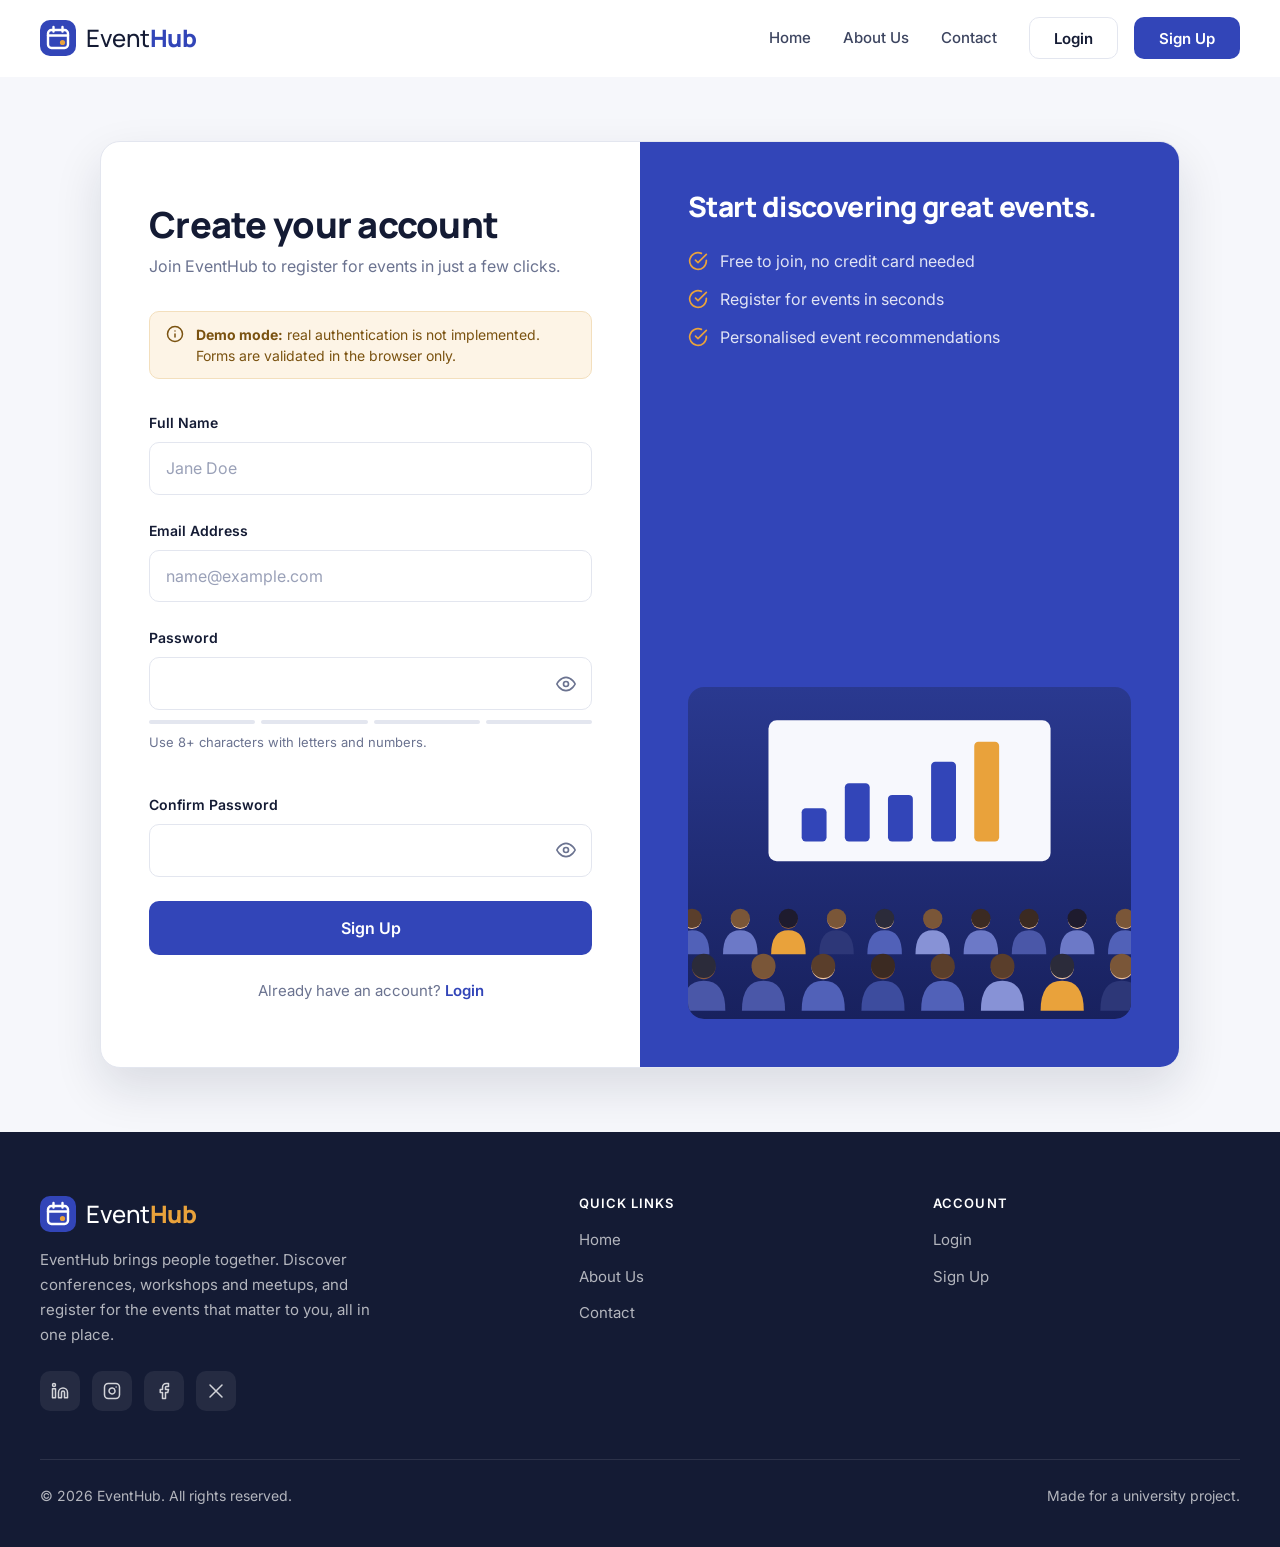
<file: signup.html>
<!DOCTYPE html>
<html lang="en">
<head>
  <meta charset="UTF-8">
  <meta name="viewport" content="width=device-width, initial-scale=1">
  <title>Sign Up | EventHub</title>
  <meta name="description" content="Create your free EventHub account.">
  <link rel="icon" href="assets/images/favicon.svg" type="image/svg+xml">

  <!-- Fonts: Manrope (headings) + Inter (body) — the only two families used -->
  <link rel="preconnect" href="https://fonts.googleapis.com">
  <link rel="preconnect" href="https://fonts.gstatic.com" crossorigin>
  <link href="https://fonts.googleapis.com/css2?family=Inter:wght@400;500;600;700&family=Manrope:wght@500;700;800&display=swap" rel="stylesheet">

  <link rel="stylesheet" href="css/styles.css">
  <script>document.documentElement.classList.add("js");</script>
</head>
<body>
  <a class="skip-link" href="#main">Skip to main content</a>

  <!-- ============ HEADER (same on every page) ============ -->
  <header class="site-header">
    <div class="container header-inner">
      <a class="logo" href="index.html" aria-label="EventHub home"><svg class="logo-mark" viewBox="0 0 36 36" aria-hidden="true" focusable="false"><rect width="36" height="36" rx="10" fill="#3245B8"/><rect x="8" y="10" width="20" height="18" rx="3.5" fill="none" stroke="#fff" stroke-width="2.4"/><path d="M8 15.5h20M13.5 7v4.5M22.5 7v4.5" stroke="#fff" stroke-width="2.4" stroke-linecap="round"/><circle cx="22.5" cy="22.5" r="2.6" fill="#E9A23B"/></svg><span><span class="logo-event">Event</span><span class="logo-hub">Hub</span></span></a>

      <button class="nav-toggle" type="button" aria-expanded="false" aria-controls="site-nav" aria-label="Open menu">
        <svg class="icon-open" viewBox="0 0 24 24" fill="none" stroke="currentColor" stroke-width="2" stroke-linecap="round" stroke-linejoin="round" aria-hidden="true" focusable="false"><line x1="3" y1="7" x2="21" y2="7"/><line x1="3" y1="12" x2="21" y2="12"/><line x1="3" y1="17" x2="21" y2="17"/></svg>
        <svg class="icon-close" viewBox="0 0 24 24" fill="none" stroke="currentColor" stroke-width="2" stroke-linecap="round" stroke-linejoin="round" aria-hidden="true" focusable="false"><line x1="18" y1="6" x2="6" y2="18"/><line x1="6" y1="6" x2="18" y2="18"/></svg>
      </button>

      <nav class="site-nav" id="site-nav" aria-label="Main navigation">
        <ul class="nav-links">
          <li><a class="nav-link" href="index.html">Home</a></li>
          <li><a class="nav-link" href="about.html">About Us</a></li>
          <li><a class="nav-link" href="contact.html">Contact</a></li>
        </ul>
        <div class="nav-actions">
          <a class="btn btn--secondary" href="login.html">Login</a>
          <a class="btn btn--primary" href="signup.html" aria-current="page">Sign Up</a>
        </div>
      </nav>
    </div>
  </header>

  <main id="main">
    <section class="auth-section">
      <div class="container">
        <div class="auth-layout">
          <div class="auth-form">
            <h1>Create your account</h1>
            <p>Join EventHub to register for events in just a few clicks.</p>
            <div class="demo-note">
              <svg viewBox="0 0 24 24" fill="none" stroke="currentColor" stroke-width="2" stroke-linecap="round" stroke-linejoin="round" aria-hidden="true" focusable="false"><circle cx="12" cy="12" r="10"/><line x1="12" y1="16" x2="12" y2="12"/><line x1="12" y1="8" x2="12.01" y2="8"/></svg>
              <span><strong>Demo mode:</strong> real authentication is not implemented. Forms are validated in the browser only.</span>
            </div>

            <form class="form" data-form="signup" novalidate>
              <div class="alert" role="status" aria-live="polite">
              <svg viewBox="0 0 24 24" fill="none" stroke="currentColor" stroke-width="2" stroke-linecap="round" stroke-linejoin="round" aria-hidden="true" focusable="false"><circle cx="12" cy="12" r="10"/><line x1="12" y1="16" x2="12" y2="12"/><line x1="12" y1="8" x2="12.01" y2="8"/></svg>
              <div><strong data-alert-title></strong><span data-alert-text></span></div>
            </div>

              <div class="field">
                <label for="signup-name">Full Name</label>
                <input class="input" type="text" id="signup-name" name="name" autocomplete="name"
                       placeholder="Jane Doe" required minlength="2" data-validate data-rule="name" data-label="Full name"
                       aria-describedby="signup-name-error">
                <p class="field-error" id="signup-name-error"><svg viewBox="0 0 24 24" fill="none" stroke="currentColor" stroke-width="2" stroke-linecap="round" stroke-linejoin="round" aria-hidden="true" focusable="false"><circle cx="12" cy="12" r="10"/><line x1="12" y1="8" x2="12" y2="12"/><line x1="12" y1="16" x2="12.01" y2="16"/></svg><span></span></p>
              </div>

              <div class="field">
                <label for="signup-email">Email Address</label>
                <input class="input" type="email" id="signup-email" name="email" autocomplete="email"
                       placeholder="name@example.com" required data-validate data-label="Email address"
                       aria-describedby="signup-email-error">
                <p class="field-error" id="signup-email-error"><svg viewBox="0 0 24 24" fill="none" stroke="currentColor" stroke-width="2" stroke-linecap="round" stroke-linejoin="round" aria-hidden="true" focusable="false"><circle cx="12" cy="12" r="10"/><line x1="12" y1="8" x2="12" y2="12"/><line x1="12" y1="16" x2="12.01" y2="16"/></svg><span></span></p>
              </div>

              <div class="field">
              <label for="signup-password">Password</label>
              <div class="input-group">
                <input class="input" type="password" id="signup-password" name="signup-password" autocomplete="new-password"
                       required data-validate data-label="Password" aria-describedby="signup-password-error signup-password-hint" minlength="8" data-rule="password">
                <button class="password-toggle" type="button" aria-controls="signup-password" aria-pressed="false" aria-label="Show password">
                  <svg class="icon-show" viewBox="0 0 24 24" fill="none" stroke="currentColor" stroke-width="2" stroke-linecap="round" stroke-linejoin="round" aria-hidden="true" focusable="false"><path d="M1 12s4-8 11-8 11 8 11 8-4 8-11 8-11-8-11-8z"/><circle cx="12" cy="12" r="3"/></svg>
                  <svg class="icon-hide" viewBox="0 0 24 24" fill="none" stroke="currentColor" stroke-width="2" stroke-linecap="round" stroke-linejoin="round" aria-hidden="true" focusable="false"><path d="M17.94 17.94A10.07 10.07 0 0 1 12 20c-7 0-11-8-11-8a18.45 18.45 0 0 1 5.06-5.94M9.9 4.24A9.12 9.12 0 0 1 12 4c7 0 11 8 11 8a18.5 18.5 0 0 1-2.16 3.19m-6.72-1.07a3 3 0 1 1-4.24-4.24"/><line x1="1" y1="1" x2="23" y2="23"/></svg>
                </button>
              </div>
              <div class="strength" data-strength data-level="0" aria-hidden="true"><span></span><span></span><span></span><span></span></div>
              <p class="field-hint" id="signup-password-hint" data-strength-label>Use 8+ characters with letters and numbers.</p>
              <p class="field-error" id="signup-password-error"><svg viewBox="0 0 24 24" fill="none" stroke="currentColor" stroke-width="2" stroke-linecap="round" stroke-linejoin="round" aria-hidden="true" focusable="false"><circle cx="12" cy="12" r="10"/><line x1="12" y1="8" x2="12" y2="12"/><line x1="12" y1="16" x2="12.01" y2="16"/></svg><span></span></p>
            </div>

              <div class="field">
              <label for="signup-confirm">Confirm Password</label>
              <div class="input-group">
                <input class="input" type="password" id="signup-confirm" name="signup-confirm" autocomplete="new-password"
                       required data-validate data-label="Confirm Password" aria-describedby="signup-confirm-error" data-match="signup-password">
                <button class="password-toggle" type="button" aria-controls="signup-confirm" aria-pressed="false" aria-label="Show password">
                  <svg class="icon-show" viewBox="0 0 24 24" fill="none" stroke="currentColor" stroke-width="2" stroke-linecap="round" stroke-linejoin="round" aria-hidden="true" focusable="false"><path d="M1 12s4-8 11-8 11 8 11 8-4 8-11 8-11-8-11-8z"/><circle cx="12" cy="12" r="3"/></svg>
                  <svg class="icon-hide" viewBox="0 0 24 24" fill="none" stroke="currentColor" stroke-width="2" stroke-linecap="round" stroke-linejoin="round" aria-hidden="true" focusable="false"><path d="M17.94 17.94A10.07 10.07 0 0 1 12 20c-7 0-11-8-11-8a18.45 18.45 0 0 1 5.06-5.94M9.9 4.24A9.12 9.12 0 0 1 12 4c7 0 11 8 11 8a18.5 18.5 0 0 1-2.16 3.19m-6.72-1.07a3 3 0 1 1-4.24-4.24"/><line x1="1" y1="1" x2="23" y2="23"/></svg>
                </button>
              </div>
              
              <p class="field-error" id="signup-confirm-error"><svg viewBox="0 0 24 24" fill="none" stroke="currentColor" stroke-width="2" stroke-linecap="round" stroke-linejoin="round" aria-hidden="true" focusable="false"><circle cx="12" cy="12" r="10"/><line x1="12" y1="8" x2="12" y2="12"/><line x1="12" y1="16" x2="12.01" y2="16"/></svg><span></span></p>
            </div>

              <button class="btn btn--primary btn--lg btn--block" type="submit">Sign Up</button>

              <p class="form-footer">Already have an account? <a href="login.html">Login</a></p>
            </form>
          </div>
        <aside class="auth-aside" aria-hidden="true">
          <div>
            <h2>Start discovering great events.</h2>
            <ul class="check-list">
              <li><svg viewBox="0 0 24 24" fill="none" stroke="currentColor" stroke-width="2" stroke-linecap="round" stroke-linejoin="round" aria-hidden="true" focusable="false"><path d="M22 11.08V12a10 10 0 1 1-5.93-9.14"/><polyline points="22 4 12 14.01 9 11.01"/></svg><span>Free to join, no credit card needed</span></li>
              <li><svg viewBox="0 0 24 24" fill="none" stroke="currentColor" stroke-width="2" stroke-linecap="round" stroke-linejoin="round" aria-hidden="true" focusable="false"><path d="M22 11.08V12a10 10 0 1 1-5.93-9.14"/><polyline points="22 4 12 14.01 9 11.01"/></svg><span>Register for events in seconds</span></li>
              <li><svg viewBox="0 0 24 24" fill="none" stroke="currentColor" stroke-width="2" stroke-linecap="round" stroke-linejoin="round" aria-hidden="true" focusable="false"><path d="M22 11.08V12a10 10 0 1 1-5.93-9.14"/><polyline points="22 4 12 14.01 9 11.01"/></svg><span>Personalised event recommendations</span></li>
            </ul>
          </div>
          <!-- REPLACE IMAGE: assets/images/event-conference.svg -->
          <img src="assets/images/event-conference.svg" alt="" width="640" height="400" loading="lazy">
        </aside>
        </div>
      </div>
    </section>
  </main>

  <!-- ============ FOOTER (same on every page) ============ -->
  <footer class="site-footer">
    <div class="container">
      <div class="footer-grid">
        <div class="footer-about">
          <a class="logo" href="index.html" aria-label="EventHub home"><svg class="logo-mark" viewBox="0 0 36 36" aria-hidden="true" focusable="false"><rect width="36" height="36" rx="10" fill="#3245B8"/><rect x="8" y="10" width="20" height="18" rx="3.5" fill="none" stroke="#fff" stroke-width="2.4"/><path d="M8 15.5h20M13.5 7v4.5M22.5 7v4.5" stroke="#fff" stroke-width="2.4" stroke-linecap="round"/><circle cx="22.5" cy="22.5" r="2.6" fill="#E9A23B"/></svg><span><span class="logo-event">Event</span><span class="logo-hub">Hub</span></span></a>
          <!-- EDIT: footer description -->
          <p>EventHub brings people together. Discover conferences, workshops and meetups, and register for the events that matter to you, all in one place.</p>
          <!-- EDIT: replace "#" with your social media profile URLs -->
          <div class="social-links">
            <a href="#" aria-label="EventHub on LinkedIn"><svg viewBox="0 0 24 24" fill="none" stroke="currentColor" stroke-width="2" stroke-linecap="round" stroke-linejoin="round" aria-hidden="true" focusable="false"><path d="M16 8a6 6 0 0 1 6 6v7h-4v-7a2 2 0 0 0-2-2 2 2 0 0 0-2 2v7h-4v-7a6 6 0 0 1 6-6z"/><rect x="2" y="9" width="4" height="12"/><circle cx="4" cy="4" r="2"/></svg></a>
            <a href="#" aria-label="EventHub on Instagram"><svg viewBox="0 0 24 24" fill="none" stroke="currentColor" stroke-width="2" stroke-linecap="round" stroke-linejoin="round" aria-hidden="true" focusable="false"><rect x="2" y="2" width="20" height="20" rx="5"/><path d="M16 11.37A4 4 0 1 1 12.63 8 4 4 0 0 1 16 11.37z"/><line x1="17.5" y1="6.5" x2="17.51" y2="6.5"/></svg></a>
            <a href="#" aria-label="EventHub on Facebook"><svg viewBox="0 0 24 24" fill="none" stroke="currentColor" stroke-width="2" stroke-linecap="round" stroke-linejoin="round" aria-hidden="true" focusable="false"><path d="M18 2h-3a5 5 0 0 0-5 5v3H7v4h3v8h4v-8h3l1-4h-4V7a1 1 0 0 1 1-1h3z"/></svg></a>
            <a href="#" aria-label="EventHub on X (Twitter)"><svg viewBox="0 0 24 24" fill="none" stroke="currentColor" stroke-width="2" stroke-linecap="round" stroke-linejoin="round" aria-hidden="true" focusable="false"><path d="M4 4l16 16M20 4L4 20"/></svg></a>
          </div>
        </div>

        <div>
          <h2 class="footer-title">Quick Links</h2>
          <ul class="footer-links">
            <li><a href="index.html">Home</a></li>
            <li><a href="about.html">About Us</a></li>
            <li><a href="contact.html">Contact</a></li>
          </ul>
        </div>

        <div>
          <h2 class="footer-title">Account</h2>
          <ul class="footer-links">
            <li><a href="login.html">Login</a></li>
            <li><a href="signup.html">Sign Up</a></li>
          </ul>
        </div>
      </div>

      <div class="footer-bottom">
        <p>&copy; <span data-year>2026</span> EventHub. All rights reserved.</p>
        <p>Made for a university project.</p>
      </div>
    </div>
  </footer>

  <script src="js/main.js" defer></script>
  <script src="js/forms.js" defer></script>
</body>
</html>
</file>
<file: css/styles.css>
/* ==========================================================================
   EventHub — Shared Stylesheet
   --------------------------------------------------------------------------
   1. Design tokens (colors, fonts, spacing, radius)
   2. Base / reset
   3. Layout helpers (container, sections, grids)
   4. Typography
   5. Buttons
   6. Header & navigation
   7. Home page (hero, events, CTA)
   8. Inner pages (page header, about, contact)
   9. Forms & auth pages
   10. Footer
   11. Utilities & animation
   12. Responsive breakpoints
   ========================================================================== */

/* 1. Design tokens ------------------------------------------------------- */
:root {
  /* Brand colors */
  --color-primary: #3245b8;
  --color-primary-dark: #26369a;
  --color-primary-soft: #eef0fb;
  --color-accent: #e9a23b;
  --color-accent-dark: #c9851f;
  --color-accent-soft: #fdf4e6;

  /* Neutrals */
  --color-ink: #141b34;        /* headings */
  --color-text: #3d4560;       /* body copy */
  --color-muted: #6b7390;      /* secondary copy */
  --color-border: #e3e6ef;
  --color-surface: #f6f7fb;    /* alternate section background */
  --color-white: #ffffff;

  /* Feedback */
  --color-error: #c23a3a;
  --color-error-soft: #fdf0f0;
  --color-success: #23865a;
  --color-success-soft: #ecf8f2;

  /* Fonts — max two families */
  --font-heading: "Manrope", system-ui, -apple-system, "Segoe UI", sans-serif;
  --font-body: "Inter", system-ui, -apple-system, "Segoe UI", sans-serif;

  /* Spacing scale */
  --space-1: 4px;
  --space-2: 8px;
  --space-3: 12px;
  --space-4: 16px;
  --space-5: 24px;
  --space-6: 32px;
  --space-7: 48px;
  --space-8: 64px;
  --space-9: 96px;

  --page-gutter: 24px;          /* fixed outer page margin */
  --container-max: 1200px;
  --header-height: 76px;

  /* Shape */
  --radius-btn: 10px;           /* soft rounded rectangle — never a pill */
  --radius-input: 10px;
  --radius-card: 16px;
  --radius-image: 20px;

  /* Elevation & motion */
  --shadow-sm: 0 1px 2px rgba(20, 27, 52, 0.06);
  --shadow-md: 0 8px 24px rgba(20, 27, 52, 0.08);
  --shadow-lg: 0 20px 48px rgba(20, 27, 52, 0.12);
  --transition: 180ms ease;
  --focus-ring: 0 0 0 3px rgba(50, 69, 184, 0.3);
}

/* 2. Base / reset -------------------------------------------------------- */
*,
*::before,
*::after {
  box-sizing: border-box;
}

html {
  scroll-behavior: smooth;
  -webkit-text-size-adjust: 100%;
}

body {
  margin: 0;
  font-family: var(--font-body);
  font-size: 1rem;
  line-height: 1.65;
  color: var(--color-text);
  background: var(--color-white);
  -webkit-font-smoothing: antialiased;
  overflow-x: hidden;
  display: flex;
  flex-direction: column;
  min-height: 100vh;
}

main {
  flex: 1;
}

img,
svg {
  display: block;
  max-width: 100%;
}

img {
  height: auto;
}

a {
  color: var(--color-primary);
  text-decoration: none;
  transition: color var(--transition);
}

a:hover {
  color: var(--color-primary-dark);
}

:focus-visible {
  outline: none;
  box-shadow: var(--focus-ring);
  border-radius: 6px;
}

button,
input,
textarea,
select {
  font: inherit;
  color: inherit;
}

ul {
  margin: 0;
  padding: 0;
  list-style: none;
}

/* Skip link for keyboard users */
.skip-link {
  position: absolute;
  left: var(--page-gutter);
  top: -100px;
  z-index: 200;
  padding: var(--space-3) var(--space-4);
  background: var(--color-ink);
  color: var(--color-white);
  border-radius: var(--radius-btn);
}

.skip-link:focus {
  top: var(--space-3);
  color: var(--color-white);
}

.visually-hidden {
  position: absolute !important;
  width: 1px;
  height: 1px;
  overflow: hidden;
  clip: rect(0 0 0 0);
  white-space: nowrap;
}

/* 3. Layout helpers ------------------------------------------------------ */
.container {
  width: 100%;
  max-width: calc(var(--container-max) + var(--page-gutter) * 2);
  margin-inline: auto;
  padding-inline: var(--page-gutter);
}

.section {
  padding-block: var(--space-9);
}

.section--surface {
  background: var(--color-surface);
}

.section--flush-top {
  padding-top: 0;
}

.section-head {
  max-width: 640px;
  margin-bottom: var(--space-7);
}

.section-head--center {
  margin-inline: auto;
  text-align: center;
}

.section-head--split {
  max-width: none;
  display: flex;
  align-items: flex-end;
  justify-content: space-between;
  gap: var(--space-5);
  flex-wrap: wrap;
}

.section-head--split > div {
  max-width: 640px;
}

.grid {
  display: grid;
  gap: var(--space-5);
}

.grid--3 {
  grid-template-columns: repeat(3, minmax(0, 1fr));
}

.grid--2 {
  grid-template-columns: repeat(2, minmax(0, 1fr));
}

.split {
  display: grid;
  grid-template-columns: repeat(2, minmax(0, 1fr));
  gap: var(--space-8);
  align-items: center;
}

/* 4. Typography ---------------------------------------------------------- */
h1,
h2,
h3,
h4 {
  font-family: var(--font-heading);
  color: var(--color-ink);
  line-height: 1.2;
  margin: 0 0 var(--space-4);
  letter-spacing: -0.02em;
}

h1 {
  font-size: clamp(2.25rem, 4.5vw, 3.75rem);
  font-weight: 800;
  line-height: 1.08;
}

h2 {
  font-size: clamp(1.75rem, 3vw, 2.5rem);
  font-weight: 800;
}

h3 {
  font-size: 1.25rem;
  font-weight: 700;
  letter-spacing: -0.01em;
}

p {
  margin: 0 0 var(--space-4);
}

p:last-child {
  margin-bottom: 0;
}

.eyebrow {
  display: inline-flex;
  align-items: center;
  gap: var(--space-2);
  margin-bottom: var(--space-4);
  font-family: var(--font-body);
  font-size: 0.8125rem;
  font-weight: 600;
  letter-spacing: 0.08em;
  text-transform: uppercase;
  color: var(--color-primary);
}

.eyebrow::before {
  content: "";
  width: 24px;
  height: 2px;
  background: var(--color-accent);
  border-radius: 2px;
}

.lead {
  font-size: 1.125rem;
  color: var(--color-muted);
  line-height: 1.7;
}

.text-accent {
  color: var(--color-primary);
}

/* 5. Buttons ------------------------------------------------------------- */
.btn {
  display: inline-flex;
  align-items: center;
  justify-content: center;
  gap: var(--space-2);
  min-height: 46px;
  padding: 0 var(--space-5);
  border: 1.5px solid transparent;
  border-radius: var(--radius-btn);
  font-family: var(--font-body);
  font-size: 0.9375rem;
  font-weight: 600;
  line-height: 1;
  white-space: nowrap;
  cursor: pointer;
  text-decoration: none;
  transition: background-color var(--transition), border-color var(--transition),
    color var(--transition), box-shadow var(--transition), transform var(--transition);
}

.btn:hover {
  transform: translateY(-1px);
}

.btn:active {
  transform: translateY(0);
}

.btn:focus-visible {
  border-radius: var(--radius-btn);
  box-shadow: var(--focus-ring);
}

.btn svg {
  width: 18px;
  height: 18px;
  flex-shrink: 0;
}

/* Primary — solid brand */
.btn--primary {
  background: var(--color-primary);
  color: var(--color-white);
}

.btn--primary:hover {
  background: var(--color-primary-dark);
  color: var(--color-white);
  box-shadow: 0 6px 16px rgba(50, 69, 184, 0.28);
}

/* Secondary — outlined */
.btn--secondary {
  background: var(--color-white);
  border-color: var(--color-border);
  color: var(--color-ink);
}

.btn--secondary:hover {
  border-color: var(--color-primary);
  color: var(--color-primary);
}

/* Accent — warm call to action */
.btn--accent {
  background: var(--color-accent);
  color: var(--color-ink);
}

.btn--accent:hover {
  background: var(--color-accent-dark);
  color: var(--color-ink);
  box-shadow: 0 6px 16px rgba(233, 162, 59, 0.3);
}

/* Light — for dark backgrounds */
.btn--light {
  background: var(--color-white);
  color: var(--color-primary);
}

.btn--light:hover {
  background: var(--color-primary-soft);
  color: var(--color-primary-dark);
}

.btn--lg {
  min-height: 54px;
  padding: 0 var(--space-6);
  font-size: 1rem;
}

.btn--block {
  width: 100%;
}

/* Text link with arrow */
.link-arrow {
  display: inline-flex;
  align-items: center;
  gap: var(--space-2);
  font-weight: 600;
}

.link-arrow svg {
  width: 16px;
  height: 16px;
  transition: transform var(--transition);
}

.link-arrow:hover svg {
  transform: translateX(3px);
}

/* 6. Header & navigation ------------------------------------------------- */
.site-header {
  position: sticky;
  top: 0;
  z-index: 100;
  background: rgba(255, 255, 255, 0.92);
  backdrop-filter: saturate(160%) blur(10px);
  -webkit-backdrop-filter: saturate(160%) blur(10px);
  border-bottom: 1px solid transparent;
  transition: border-color var(--transition), box-shadow var(--transition);
}

.site-header.is-scrolled {
  border-bottom-color: var(--color-border);
  box-shadow: var(--shadow-sm);
}

.header-inner {
  display: flex;
  align-items: center;
  justify-content: space-between;
  gap: var(--space-5);
  height: var(--header-height);
}

/* Logo: "Event" regular + "Hub" bold & colored */
.logo {
  display: inline-flex;
  align-items: center;
  gap: 10px;
  font-family: var(--font-heading);
  font-size: 1.5rem;
  line-height: 1;
  color: var(--color-ink);
  letter-spacing: -0.02em;
  flex-shrink: 0;
}

.logo:hover {
  color: var(--color-ink);
}

.logo-mark {
  width: 36px;
  height: 36px;
}

.logo-event {
  font-weight: 500;
}

.logo-hub {
  font-weight: 800;
  color: var(--color-primary);
}

.site-nav {
  display: flex;
  align-items: center;
  gap: var(--space-6);
}

.nav-links {
  display: flex;
  align-items: center;
  gap: var(--space-6);        /* 32px — exceeds the 16px minimum */
}

.nav-link {
  position: relative;
  display: inline-block;
  padding: var(--space-2) 0;
  font-weight: 500;
  font-size: 0.9375rem;
  color: var(--color-text);
}

.nav-link::after {
  content: "";
  position: absolute;
  left: 0;
  right: 0;
  bottom: 2px;
  height: 2px;
  background: var(--color-accent);
  border-radius: 2px;
  transform: scaleX(0);
  transform-origin: left;
  transition: transform var(--transition);
}

.nav-link:hover,
.nav-link[aria-current="page"] {
  color: var(--color-ink);
}

.nav-link:hover::after,
.nav-link[aria-current="page"]::after {
  transform: scaleX(1);
}

.nav-actions {
  display: flex;
  align-items: center;
  gap: var(--space-4);        /* 16px between Login and Sign Up */
}

.nav-actions .btn {
  min-height: 42px;
  padding: 0 var(--space-5);
}

/* Mobile menu toggle */
.nav-toggle {
  display: none;
  align-items: center;
  justify-content: center;
  width: 44px;
  height: 44px;
  padding: 0;
  background: var(--color-white);
  border: 1.5px solid var(--color-border);
  border-radius: var(--radius-btn);
  cursor: pointer;
  transition: border-color var(--transition);
}

.nav-toggle:hover {
  border-color: var(--color-primary);
}

.nav-toggle svg {
  width: 22px;
  height: 22px;
  color: var(--color-ink);
}

.nav-toggle .icon-close {
  display: none;
}

.nav-toggle[aria-expanded="true"] .icon-open {
  display: none;
}

.nav-toggle[aria-expanded="true"] .icon-close {
  display: block;
}

/* 7. Home page ----------------------------------------------------------- */
.hero {
  padding-block: var(--space-8) var(--space-9);
}

.hero-grid {
  display: grid;
  grid-template-columns: minmax(0, 1fr) minmax(0, 1.05fr);
  gap: var(--space-8);
  align-items: center;
}

.hero-content {
  max-width: 560px;
}

.hero-title {
  margin-bottom: var(--space-5);
}

.hero-description {
  margin-bottom: var(--space-6);
  font-size: 1.125rem;
  color: var(--color-muted);
  max-width: 500px;
}

.hero-actions {
  display: flex;
  flex-wrap: wrap;
  gap: var(--space-4);
}

.hero-meta {
  display: flex;
  flex-wrap: wrap;
  gap: var(--space-6);
  margin-top: var(--space-7);
  padding-top: var(--space-5);
  border-top: 1px solid var(--color-border);
}

.hero-meta strong {
  display: block;
  font-family: var(--font-heading);
  font-size: 1.5rem;
  font-weight: 800;
  color: var(--color-ink);
  line-height: 1.2;
}

.hero-meta span {
  font-size: 0.875rem;
  color: var(--color-muted);
}

.hero-media {
  position: relative;
}

.hero-image {
  width: 100%;
  aspect-ratio: 6 / 5;
  object-fit: cover;
  border-radius: var(--radius-image);
  box-shadow: var(--shadow-lg);
}

/* Floating info badge on hero image */
.hero-badge {
  position: absolute;
  left: calc(var(--space-5) * -1);
  bottom: var(--space-6);
  display: flex;
  align-items: center;
  gap: var(--space-3);
  padding: var(--space-3) var(--space-4);
  background: var(--color-white);
  border-radius: 14px;
  box-shadow: var(--shadow-md);
}

.hero-badge-icon {
  display: grid;
  place-items: center;
  width: 40px;
  height: 40px;
  border-radius: 10px;
  background: var(--color-accent-soft);
  color: var(--color-accent-dark);
}

.hero-badge-icon svg {
  width: 20px;
  height: 20px;
}

.hero-badge strong {
  display: block;
  font-size: 0.9375rem;
  color: var(--color-ink);
  line-height: 1.3;
}

.hero-badge span {
  font-size: 0.8125rem;
  color: var(--color-muted);
}

/* Cards (shared) */
.card {
  background: var(--color-white);
  border: 1px solid var(--color-border);
  border-radius: var(--radius-card);
  transition: box-shadow var(--transition), transform var(--transition),
    border-color var(--transition);
}

.card:hover {
  box-shadow: var(--shadow-md);
  transform: translateY(-2px);
}

/* Event cards */
.event-card {
  display: flex;
  flex-direction: column;
  overflow: hidden;
}

.event-card-media {
  position: relative;
}

.event-card-media img {
  width: 100%;
  aspect-ratio: 16 / 10;
  object-fit: cover;
}

.event-tag {
  position: absolute;
  top: var(--space-4);
  left: var(--space-4);
  padding: 6px 12px;
  background: var(--color-white);
  border-radius: 8px;
  font-size: 0.75rem;
  font-weight: 600;
  color: var(--color-ink);
  box-shadow: var(--shadow-sm);
}

.event-card-body {
  display: flex;
  flex-direction: column;
  flex: 1;
  padding: var(--space-5);
}

.event-meta {
  display: flex;
  flex-wrap: wrap;
  gap: var(--space-2) var(--space-4);
  margin-bottom: var(--space-3);
  font-size: 0.875rem;
  color: var(--color-muted);
}

.event-meta span {
  display: inline-flex;
  align-items: center;
  gap: 6px;
}

.event-meta svg {
  width: 16px;
  height: 16px;
  color: var(--color-primary);
}

.event-card h3 {
  margin-bottom: var(--space-3);
}

.event-card p {
  color: var(--color-muted);
  font-size: 0.9375rem;
}

.event-card-footer {
  display: flex;
  align-items: center;
  justify-content: space-between;
  gap: var(--space-4);
  margin-top: auto;
  padding-top: var(--space-5);
}

.event-price {
  font-weight: 700;
  color: var(--color-ink);
}

/* Steps / how it works */
.step {
  padding: var(--space-6);
}

.step-number {
  display: grid;
  place-items: center;
  width: 44px;
  height: 44px;
  margin-bottom: var(--space-5);
  border-radius: 12px;
  background: var(--color-primary-soft);
  color: var(--color-primary);
  font-family: var(--font-heading);
  font-weight: 800;
}

.step p {
  color: var(--color-muted);
}

/* CTA band */
.cta-band {
  position: relative;
  overflow: hidden;
  display: flex;
  align-items: center;
  justify-content: space-between;
  gap: var(--space-6);
  flex-wrap: wrap;
  padding: var(--space-8);
  border-radius: var(--radius-image);
  background: var(--color-primary);
  color: rgba(255, 255, 255, 0.85);
}

.cta-band::after {
  content: "";
  position: absolute;
  right: -80px;
  top: -80px;
  width: 260px;
  height: 260px;
  border-radius: 50%;
  border: 40px solid rgba(255, 255, 255, 0.06);
  pointer-events: none;
}

.cta-band h2 {
  color: var(--color-white);
  margin-bottom: var(--space-3);
}

.cta-band > div:first-child {
  max-width: 560px;
}

.cta-actions {
  position: relative;
  z-index: 1;
  display: flex;
  flex-wrap: wrap;
  gap: var(--space-4);
}

/* 8. Inner pages --------------------------------------------------------- */
.page-header {
  padding-block: var(--space-8);
  background: var(--color-surface);
  border-bottom: 1px solid var(--color-border);
}

.page-header h1 {
  font-size: clamp(2rem, 4vw, 3rem);
  max-width: 760px;
}

.page-header .lead {
  max-width: 640px;
}

.breadcrumb {
  display: flex;
  gap: var(--space-2);
  margin-bottom: var(--space-4);
  font-size: 0.875rem;
  color: var(--color-muted);
}

.breadcrumb a {
  color: var(--color-muted);
}

.breadcrumb a:hover {
  color: var(--color-primary);
}

.rounded-image {
  width: 100%;
  border-radius: var(--radius-image);
  object-fit: cover;
  box-shadow: var(--shadow-md);
}

.check-list {
  display: grid;
  gap: var(--space-3);
  margin-top: var(--space-5);
}

.check-list li {
  display: flex;
  align-items: flex-start;
  gap: var(--space-3);
}

.check-list svg {
  width: 20px;
  height: 20px;
  margin-top: 3px;
  flex-shrink: 0;
  color: var(--color-success);
}

/* Value / feature cards */
.feature-card {
  padding: var(--space-6);
}

.feature-card p {
  color: var(--color-muted);
  font-size: 0.9375rem;
}

.icon-box {
  display: grid;
  place-items: center;
  width: 48px;
  height: 48px;
  margin-bottom: var(--space-5);
  border-radius: 12px;
  background: var(--color-primary-soft);
  color: var(--color-primary);
}

.icon-box svg {
  width: 24px;
  height: 24px;
}

.icon-box--accent {
  background: var(--color-accent-soft);
  color: var(--color-accent-dark);
}

/* Stats strip */
.stats {
  display: grid;
  grid-template-columns: repeat(4, minmax(0, 1fr));
  gap: var(--space-5);
}

.stat {
  padding: var(--space-6) var(--space-5);
  text-align: center;
  border-radius: var(--radius-card);
  background: var(--color-white);
  border: 1px solid var(--color-border);
}

.stat strong {
  display: block;
  font-family: var(--font-heading);
  font-size: 2.25rem;
  font-weight: 800;
  color: var(--color-primary);
  line-height: 1.2;
}

.stat span {
  font-size: 0.9375rem;
  color: var(--color-muted);
}

/* Contact page */
.contact-grid {
  display: grid;
  grid-template-columns: minmax(0, 0.85fr) minmax(0, 1.15fr);
  gap: var(--space-8);
  align-items: start;
}

.contact-list {
  display: grid;
  gap: var(--space-5);
  margin-top: var(--space-6);
}

.contact-item {
  display: flex;
  gap: var(--space-4);
  align-items: flex-start;
}

.contact-item .icon-box {
  margin-bottom: 0;
  flex-shrink: 0;
}

.contact-item h3 {
  font-size: 1rem;
  margin-bottom: var(--space-1);
}

.contact-item p,
.contact-item a {
  font-size: 0.9375rem;
  color: var(--color-muted);
}

.contact-item a:hover {
  color: var(--color-primary);
}

/* 9. Forms & auth -------------------------------------------------------- */
.form-card {
  padding: var(--space-7);
  background: var(--color-white);
  border: 1px solid var(--color-border);
  border-radius: var(--radius-card);
  box-shadow: var(--shadow-md);
}

.form-card h2 {
  font-size: 1.5rem;
  margin-bottom: var(--space-2);
}

.form-card > p {
  color: var(--color-muted);
  margin-bottom: var(--space-6);
}

.form {
  display: grid;
  gap: var(--space-5);
}

.form-row {
  display: grid;
  grid-template-columns: repeat(2, minmax(0, 1fr));
  gap: var(--space-5);
}

.field {
  display: grid;
  gap: var(--space-2);
}

.field label {
  font-size: 0.875rem;
  font-weight: 600;
  color: var(--color-ink);
}

.field .optional {
  font-weight: 400;
  color: var(--color-muted);
}

.input {
  width: 100%;
  min-height: 48px;
  padding: 12px var(--space-4);
  background: var(--color-white);
  border: 1.5px solid var(--color-border);
  border-radius: var(--radius-input);
  font-size: 1rem;              /* 16px avoids zoom on iOS */
  color: var(--color-ink);
  transition: border-color var(--transition), box-shadow var(--transition);
}

.input::placeholder {
  color: #9aa1b8;
}

.input:hover {
  border-color: #c9cede;
}

.input:focus {
  outline: none;
  border-color: var(--color-primary);
  box-shadow: var(--focus-ring);
}

textarea.input {
  min-height: 150px;
  resize: vertical;
  line-height: 1.6;
}

.field.has-error .input {
  border-color: var(--color-error);
}

.field.has-error .input:focus {
  box-shadow: 0 0 0 3px rgba(194, 58, 58, 0.2);
}

.field-error {
  display: none;
  align-items: center;
  gap: 6px;
  font-size: 0.8125rem;
  color: var(--color-error);
}

.field.has-error .field-error {
  display: flex;
}

.field-hint {
  font-size: 0.8125rem;
  color: var(--color-muted);
}

.field.has-error .field-hint {
  display: none;
}

/* Password field with show/hide toggle */
.input-group {
  position: relative;
}

.input-group .input {
  padding-right: 56px;
}

.password-toggle {
  position: absolute;
  top: 50%;
  right: 6px;
  transform: translateY(-50%);
  display: grid;
  place-items: center;
  width: 40px;
  height: 40px;
  padding: 0;
  background: transparent;
  border: 0;
  border-radius: 8px;
  color: var(--color-muted);
  cursor: pointer;
  transition: color var(--transition), background-color var(--transition);
}

.password-toggle:hover {
  color: var(--color-primary);
  background: var(--color-primary-soft);
}

.password-toggle:focus-visible {
  border-radius: 8px;
}

.password-toggle svg {
  width: 20px;
  height: 20px;
}

.password-toggle .icon-hide {
  display: none;
}

.password-toggle[aria-pressed="true"] .icon-show {
  display: none;
}

.password-toggle[aria-pressed="true"] .icon-hide {
  display: block;
}

/* Checkbox */
.form-options {
  display: flex;
  align-items: center;
  justify-content: space-between;
  gap: var(--space-4);
  flex-wrap: wrap;
}

.checkbox {
  display: inline-flex;
  align-items: center;
  gap: var(--space-2);
  font-size: 0.9375rem;
  cursor: pointer;
  user-select: none;
}

.checkbox input {
  width: 18px;
  height: 18px;
  margin: 0;
  accent-color: var(--color-primary);
  cursor: pointer;
}

.text-link {
  background: none;
  border: 0;
  padding: 0;
  font-size: 0.9375rem;
  font-weight: 600;
  color: var(--color-primary);
  cursor: pointer;
}

.text-link:hover {
  color: var(--color-primary-dark);
  text-decoration: underline;
}

/* Status / alert messages */
.alert {
  display: none;
  gap: var(--space-3);
  align-items: flex-start;
  padding: var(--space-4);
  border-radius: var(--radius-input);
  font-size: 0.9375rem;
  line-height: 1.55;
}

.alert.is-visible {
  display: flex;
}

.alert svg {
  width: 20px;
  height: 20px;
  margin-top: 1px;
  flex-shrink: 0;
}

.alert strong {
  display: block;
  margin-bottom: 2px;
}

.alert--success {
  background: var(--color-success-soft);
  color: #1b6a47;
  border: 1px solid #c6ead8;
}

.alert--error {
  background: var(--color-error-soft);
  color: #9b2c2c;
  border: 1px solid #f3cfcf;
}

.alert--info {
  background: var(--color-primary-soft);
  color: var(--color-primary-dark);
  border: 1px solid #d6dbf6;
}

/* Persistent demo notice */
.demo-note {
  display: flex;
  gap: var(--space-3);
  align-items: flex-start;
  padding: var(--space-3) var(--space-4);
  background: var(--color-accent-soft);
  border: 1px solid #f3dfbd;
  border-radius: var(--radius-input);
  font-size: 0.875rem;
  color: #7a5210;
  line-height: 1.5;
}

.demo-note svg {
  width: 18px;
  height: 18px;
  margin-top: 1px;
  flex-shrink: 0;
}

.form-footer {
  text-align: center;
  font-size: 0.9375rem;
  color: var(--color-muted);
}

.form-footer a {
  font-weight: 600;
}

/* Auth layout */
.auth-section {
  padding-block: var(--space-8);
  background: var(--color-surface);
}

.auth-layout {
  display: grid;
  grid-template-columns: minmax(0, 1fr) minmax(0, 1fr);
  max-width: 1080px;
  margin-inline: auto;
  overflow: hidden;
  background: var(--color-white);
  border: 1px solid var(--color-border);
  border-radius: var(--radius-image);
  box-shadow: var(--shadow-lg);
}

.auth-form {
  padding: var(--space-8) var(--space-7);
}

.auth-form h1 {
  font-size: clamp(1.75rem, 3vw, 2.25rem);
  margin-bottom: var(--space-2);
}

.auth-form > p {
  color: var(--color-muted);
  margin-bottom: var(--space-6);
}

.auth-form .demo-note {
  margin-bottom: var(--space-6);
}

.auth-aside {
  position: relative;
  display: flex;
  flex-direction: column;
  justify-content: space-between;
  gap: var(--space-6);
  padding: var(--space-7);
  background: var(--color-primary);
  color: rgba(255, 255, 255, 0.85);
}

.auth-aside h2 {
  color: var(--color-white);
  font-size: 1.75rem;
}

.auth-aside img {
  width: 100%;
  border-radius: var(--radius-card);
  aspect-ratio: 4 / 3;
  object-fit: cover;
}

.auth-aside .check-list svg {
  color: var(--color-accent);
}

/* Password strength meter */
.strength {
  display: grid;
  grid-template-columns: repeat(4, 1fr);
  gap: 6px;
  margin-top: 2px;
}

.strength span {
  height: 4px;
  border-radius: 2px;
  background: var(--color-border);
  transition: background-color var(--transition);
}

.strength[data-level="1"] span:nth-child(-n + 1) { background: var(--color-error); }
.strength[data-level="2"] span:nth-child(-n + 2) { background: var(--color-accent); }
.strength[data-level="3"] span:nth-child(-n + 3) { background: #7aa83b; }
.strength[data-level="4"] span:nth-child(-n + 4) { background: var(--color-success); }

/* 10. Footer ------------------------------------------------------------- */
.site-footer {
  padding-top: var(--space-8);
  background: var(--color-ink);
  color: rgba(255, 255, 255, 0.68);
  font-size: 0.9375rem;
}

.footer-grid {
  display: grid;
  grid-template-columns: minmax(0, 1.6fr) repeat(2, minmax(0, 1fr));
  gap: var(--space-7);
  padding-bottom: var(--space-7);
}

.site-footer .logo {
  color: var(--color-white);
  margin-bottom: var(--space-4);
}

.site-footer .logo-hub {
  color: var(--color-accent);
}

.footer-about p {
  max-width: 360px;
}

.footer-title {
  margin-bottom: var(--space-4);
  font-family: var(--font-body);
  font-size: 0.8125rem;
  font-weight: 600;
  letter-spacing: 0.08em;
  text-transform: uppercase;
  color: var(--color-white);
}

.footer-links {
  display: grid;
  gap: var(--space-3);
}

.footer-links a {
  color: rgba(255, 255, 255, 0.68);
}

.footer-links a:hover {
  color: var(--color-white);
}

.social-links {
  display: flex;
  gap: var(--space-3);
  margin-top: var(--space-5);
}

.social-links a {
  display: grid;
  place-items: center;
  width: 40px;
  height: 40px;
  border-radius: var(--radius-btn);
  background: rgba(255, 255, 255, 0.07);
  color: rgba(255, 255, 255, 0.8);
  transition: background-color var(--transition), color var(--transition);
}

.social-links a:hover {
  background: var(--color-accent);
  color: var(--color-ink);
}

.social-links svg {
  width: 18px;
  height: 18px;
}

.footer-bottom {
  display: flex;
  justify-content: space-between;
  gap: var(--space-4);
  flex-wrap: wrap;
  padding-block: var(--space-5);
  border-top: 1px solid rgba(255, 255, 255, 0.1);
  font-size: 0.875rem;
}

.footer-bottom a {
  color: rgba(255, 255, 255, 0.68);
}

.footer-bottom a:hover {
  color: var(--color-white);
}

/* 11. Utilities & animation ---------------------------------------------- */
.mt-6 {
  margin-top: var(--space-6);
}

/* Subtle fade-up on scroll (applied by JS; content is visible without JS) */
.js .reveal {
  opacity: 0;
  transform: translateY(16px);
  transition: opacity 600ms ease, transform 600ms ease;
}

.js .reveal.is-visible {
  opacity: 1;
  transform: none;
}

@media (prefers-reduced-motion: reduce) {
  html {
    scroll-behavior: auto;
  }

  *,
  *::before,
  *::after {
    transition-duration: 0.01ms !important;
    animation-duration: 0.01ms !important;
  }

  .js .reveal {
    opacity: 1;
    transform: none;
  }
}

/* 12. Responsive --------------------------------------------------------- */

/* Laptop / small desktop */
@media (max-width: 1100px) {
  .hero-grid {
    gap: var(--space-7);
  }

  .hero-badge {
    left: var(--space-4);
  }
}

/* Tablet */
@media (max-width: 960px) {
  .section {
    padding-block: var(--space-8);
  }

  /* Mobile navigation panel */
  .nav-toggle {
    display: inline-flex;
  }

  .site-nav {
    position: absolute;
    top: 100%;
    left: 0;
    right: 0;
    flex-direction: column;
    align-items: stretch;
    gap: var(--space-5);
    padding: var(--space-5) var(--page-gutter) var(--space-6);
    background: var(--color-white);
    border-bottom: 1px solid var(--color-border);
    box-shadow: var(--shadow-md);
    visibility: hidden;
    opacity: 0;
    transform: translateY(-8px);
    transition: opacity var(--transition), transform var(--transition),
      visibility 0s linear 180ms;
  }

  .site-nav.is-open {
    visibility: visible;
    opacity: 1;
    transform: none;
    transition: opacity var(--transition), transform var(--transition);
  }

  .nav-links {
    flex-direction: column;
    align-items: stretch;
    gap: var(--space-4);
  }

  .nav-link {
    display: block;
    padding: var(--space-3) 0;
    font-size: 1rem;
  }

  .nav-link::after {
    bottom: 6px;
    right: auto;
    width: 24px;
  }

  .nav-actions {
    padding-top: var(--space-5);
    border-top: 1px solid var(--color-border);
  }

  .nav-actions .btn {
    flex: 1;
    min-height: 48px;
  }

  .hero {
    padding-block: var(--space-7) var(--space-8);
  }

  .hero-grid,
  .split,
  .contact-grid {
    grid-template-columns: minmax(0, 1fr);
    gap: var(--space-7);
  }

  .hero-content {
    max-width: 640px;
  }

  .grid--3 {
    grid-template-columns: repeat(2, minmax(0, 1fr));
  }

  .stats {
    grid-template-columns: repeat(2, minmax(0, 1fr));
  }

  .footer-grid {
    grid-template-columns: repeat(2, minmax(0, 1fr));
  }

  .footer-about {
    grid-column: 1 / -1;
  }

  .auth-layout {
    grid-template-columns: minmax(0, 1fr);
    max-width: 560px;
  }

  .auth-aside {
    display: none;
  }

  .cta-band {
    padding: var(--space-7);
  }
}

/* Mobile */
@media (max-width: 640px) {
  :root {
    --header-height: 68px;
  }

  body {
    font-size: 0.9875rem;
  }

  .section {
    padding-block: var(--space-7);
  }

  .section-head {
    margin-bottom: var(--space-6);
  }

  .logo {
    font-size: 1.35rem;
  }

  .logo-mark {
    width: 32px;
    height: 32px;
  }

  .hero-description,
  .lead {
    font-size: 1.0625rem;
  }

  .hero-actions .btn,
  .cta-actions .btn {
    flex: 1 1 100%;
  }

  .hero-meta {
    gap: var(--space-5);
  }

  .hero-badge {
    position: static;
    margin-top: var(--space-4);
  }

  .grid--3,
  .grid--2,
  .form-row {
    grid-template-columns: minmax(0, 1fr);
  }

  .stats {
    gap: var(--space-4);
  }

  .stat {
    padding: var(--space-5) var(--space-4);
  }

  .stat strong {
    font-size: 1.75rem;
  }

  .cta-band {
    padding: var(--space-6) var(--space-5);
  }

  .form-card {
    padding: var(--space-6) var(--space-5);
  }

  .auth-section {
    padding-block: var(--space-6);
  }

  .auth-form {
    padding: var(--space-6) var(--space-5);
  }

  .page-header {
    padding-block: var(--space-7);
  }

  .footer-grid {
    gap: var(--space-6);
  }

  .footer-bottom {
    flex-direction: column;
  }
}
</file>
